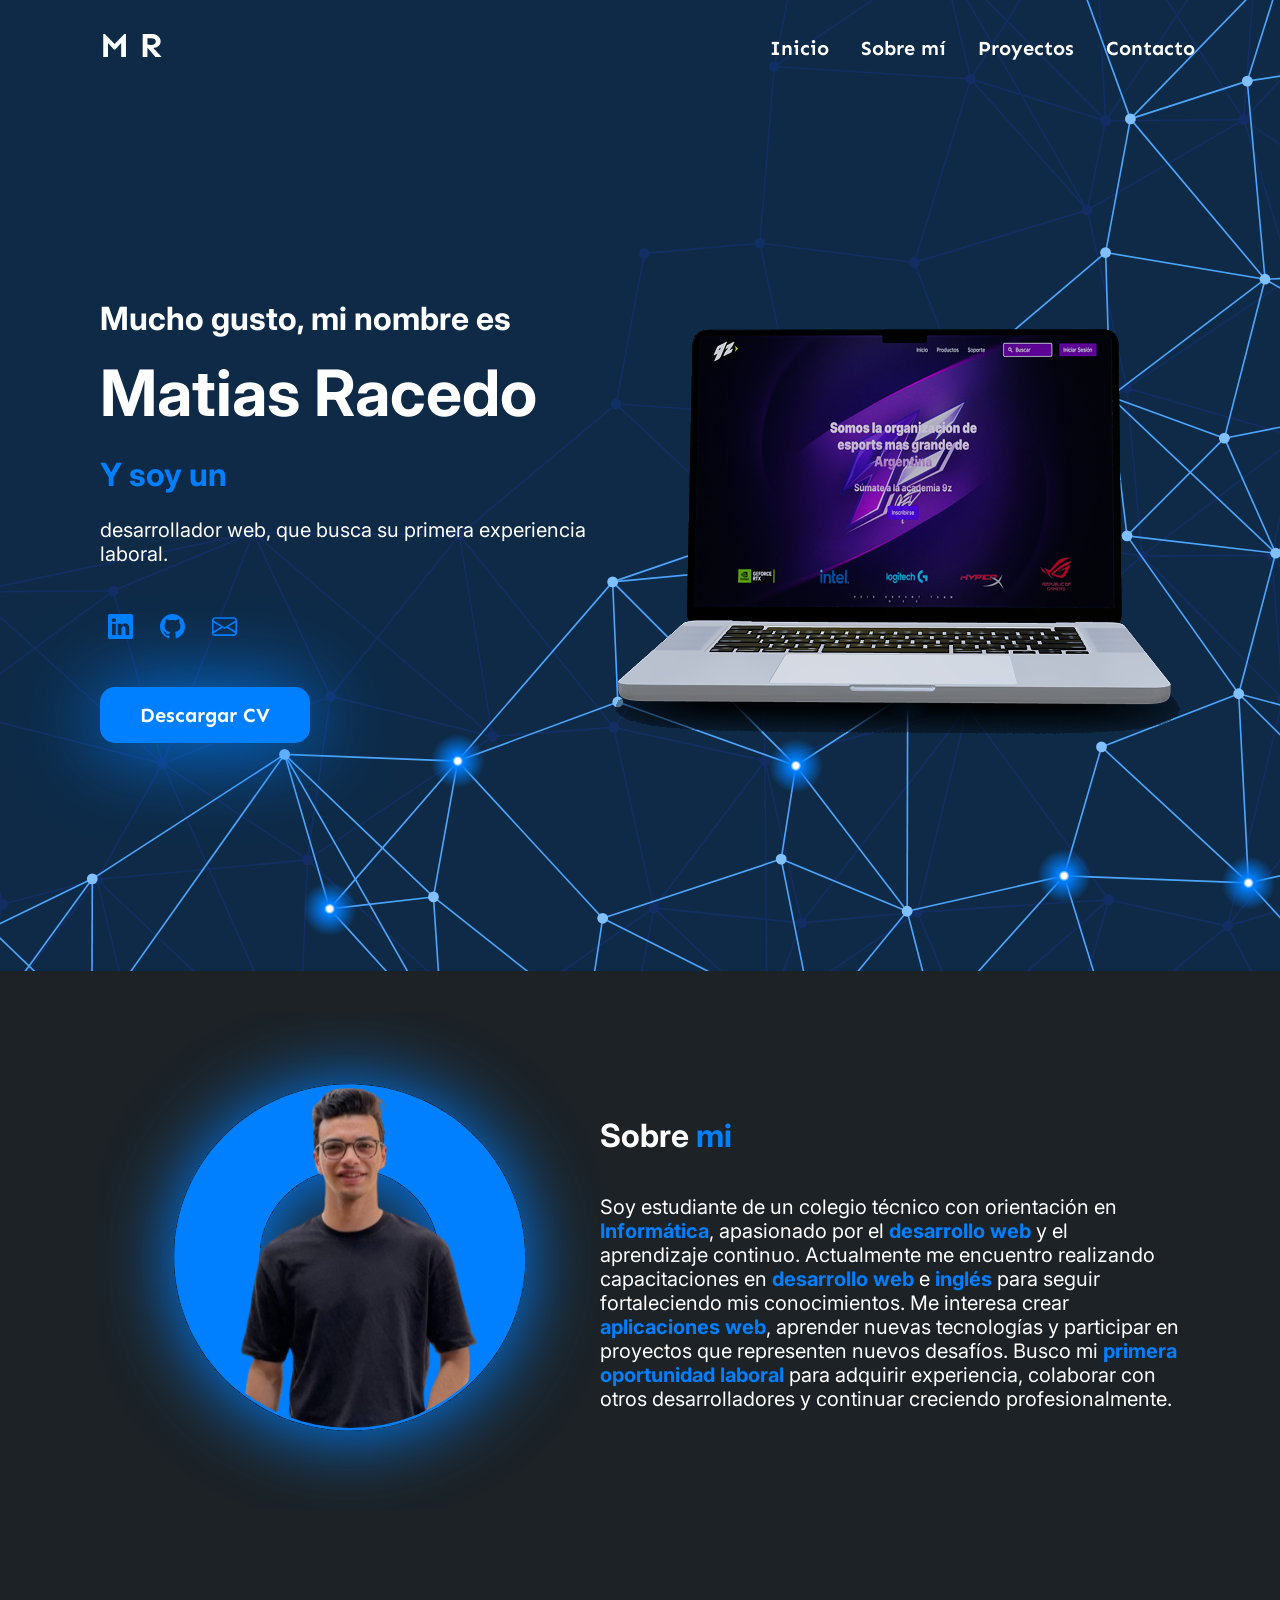
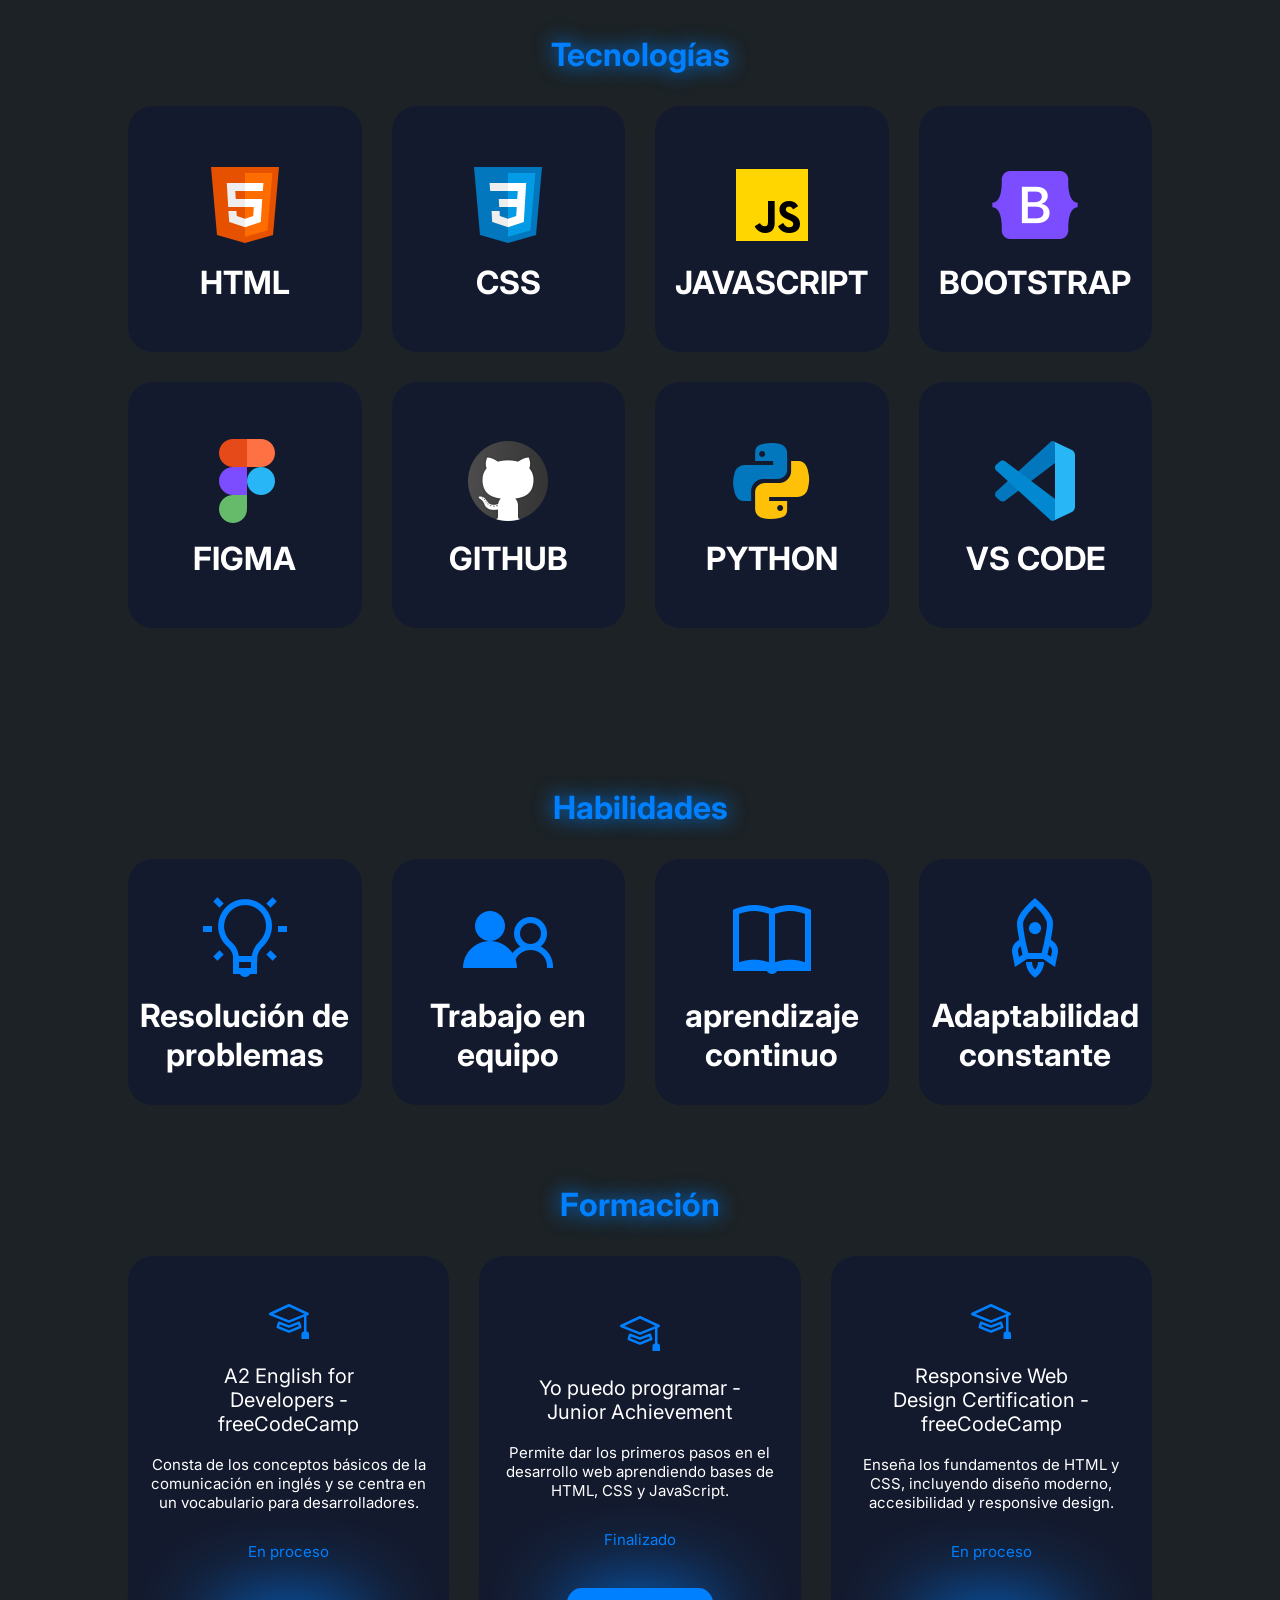
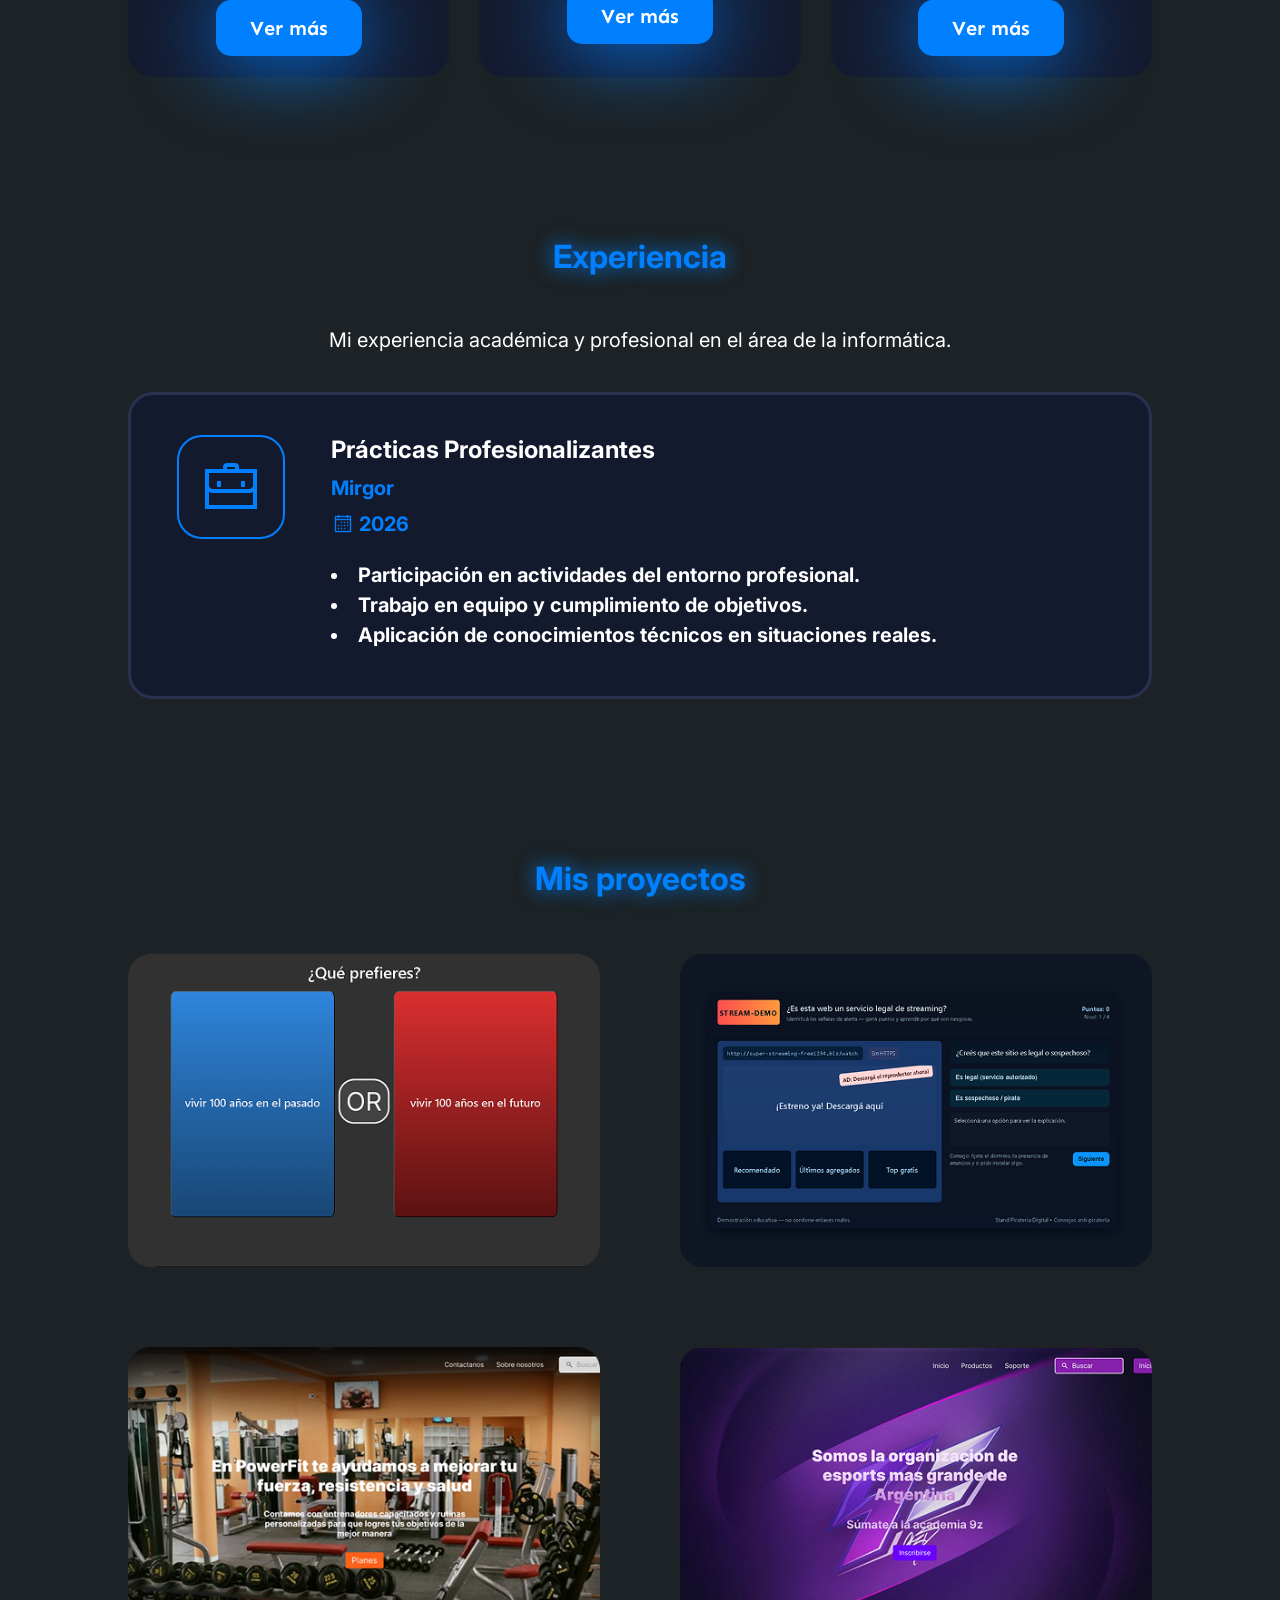
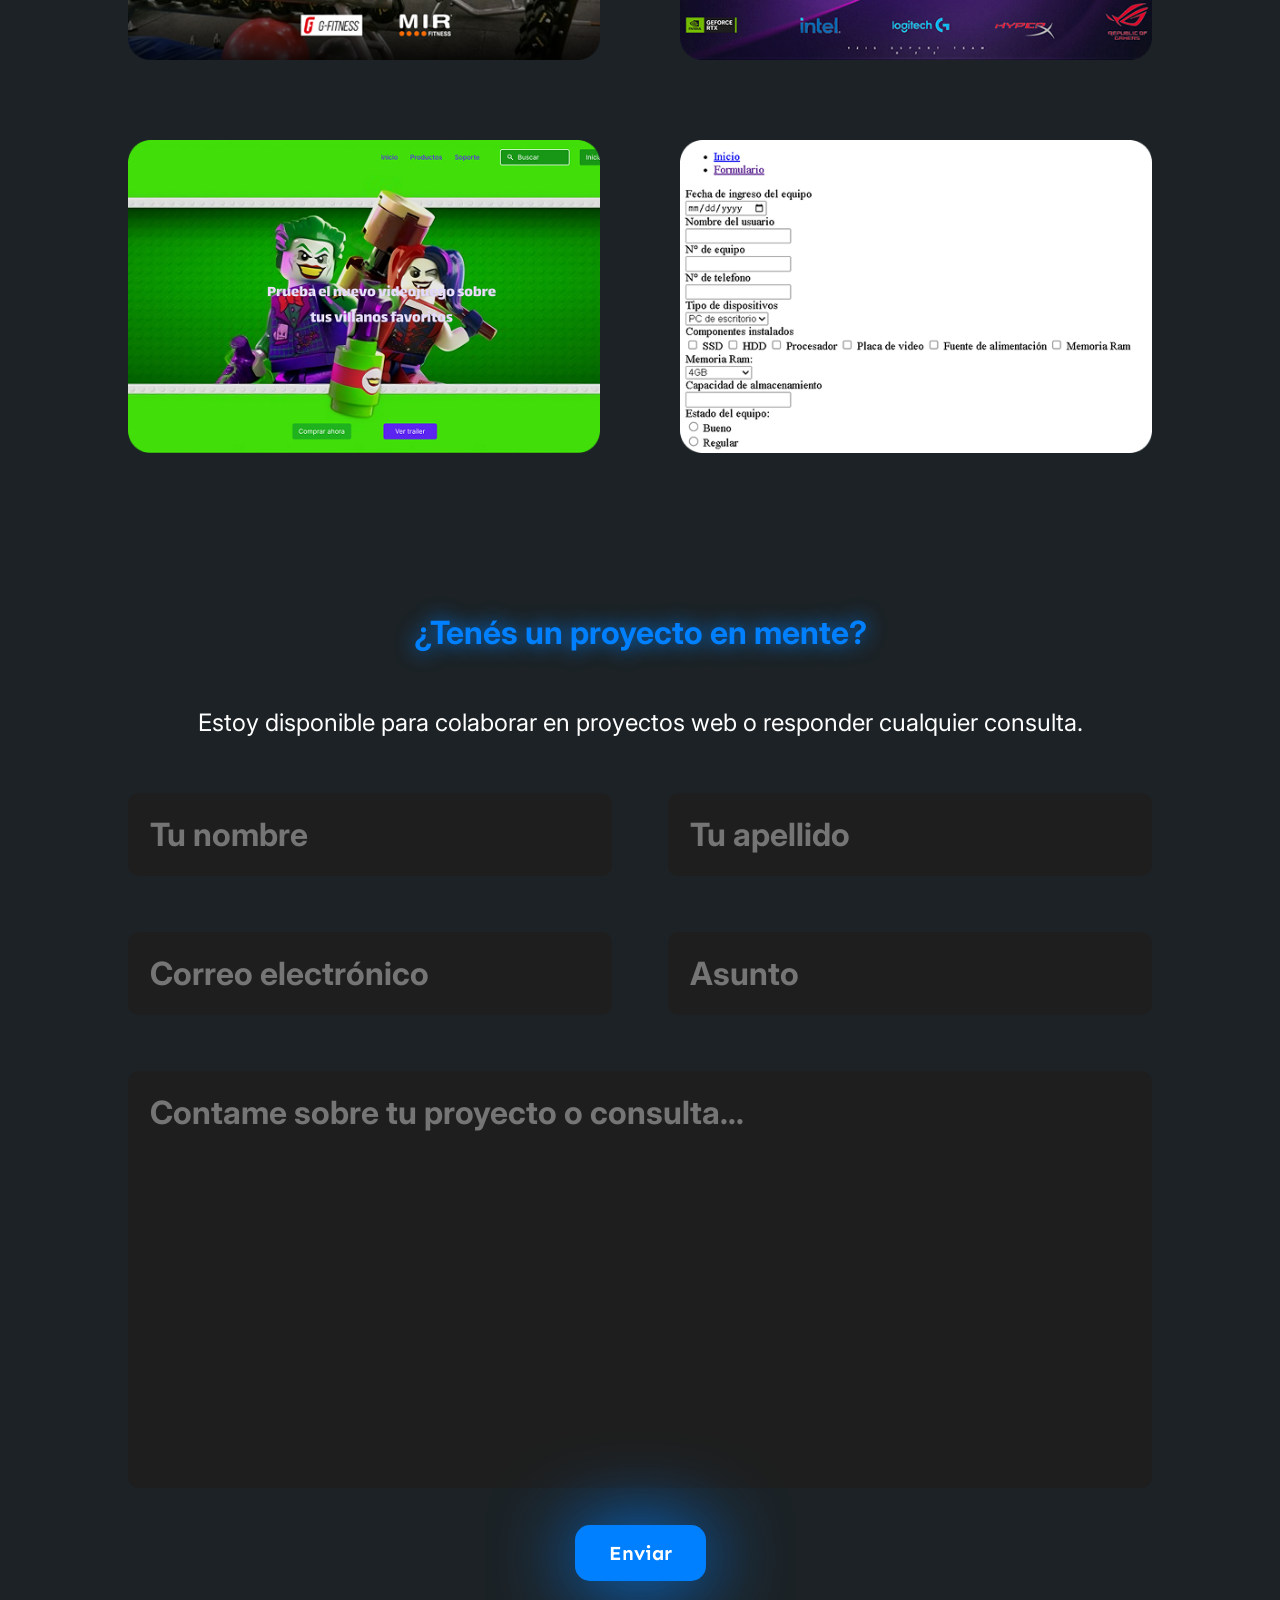
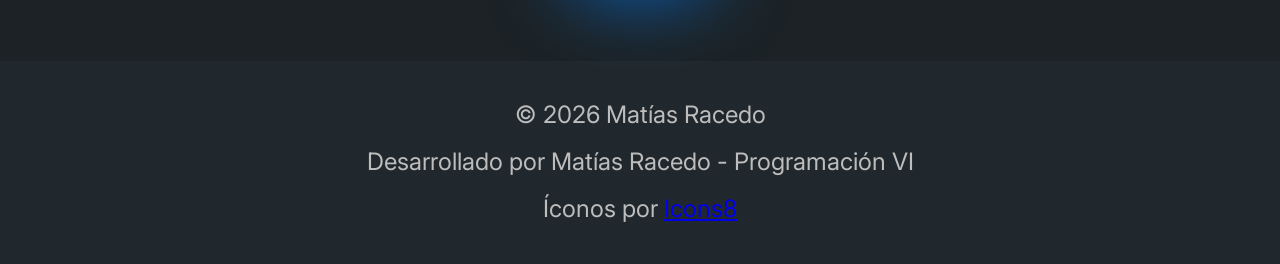
<file: index.html>
<!doctype html>
<html lang="en">
  <head>
    <meta charset="UTF-8" />
    <meta name="viewport" content="width=device-width, initial-scale=1.0" />
    <title>Mi portafolio web</title>
    <link rel="stylesheet" href="style.css">
    <link rel="preconnect" href="https://fonts.googleapis.com">
    <link rel="preconnect" href="https://fonts.gstatic.com" crossorigin>
    <link href="https://fonts.googleapis.com/css2?family=Sen:wght@400;500;700;800&display=swap" rel="stylesheet">
    <link href="https://fonts.googleapis.com/css2?family=Inter:wght@300;400;500;600;700&display=swap" rel="stylesheet">
  </head>
  <body>
    <div id="contenedor-inicial">
      <header>
        <!-- barra de navegación -->
        <nav>
          <a href="#" class="logo">
            <img src="img/logo.svg" alt="logo">
          </a>

          <ul>
            <li><a href="#inicio">Inicio</a></li>
            <li><a href="#sobre-mi">Sobre mí</a></li>
            <li><a href="#proyectos">Proyectos</a></li>
            <li><a href="#contacto">Contacto</a></li>
          </ul>
        </nav>
      </header>

      <main>
        <section id="inicio">
          <!-- Hero -->
           <div class="textos-inicio">
           <div id="inicio-contenido">
          <p id="inicio-saludo">Mucho gusto, mi nombre es</p>

          <h1>Matias Racedo</h1>

          <p id="incio-resaltado">Y soy un</p>

          <p id="inicio-descripcion">
            desarrollador web, que busca su primera experiencia laboral.
          </p>
          <div id="redes-sociales">
            <div class="contenedor-redes">
            <a href="https://www.linkedin.com/in/matias-racedo-9b951a428 ">
            <img src="img/linkedin.svg" alt="Linkedin" />
            </a>
            </div>
            <div class="contenedor-redes">
              <a href="https://github.com/Racedoo">
              <img src="img/github.svg" alt="Github" />
              </a>
            </div>
            <div class="contenedor-redes">
              <a href="mailto:matyracedo@gmail.com">
              <img src="img/email.svg" alt="Email" />
              </a>  
            </div>
          </div>
          <button id="boton-cv">
            <a href="archivos/CV_Matias_Racedo.pdf" download>Descargar CV</a>
          </button>
          </div>
          </div>
          <div id="inicio-imagen">
          <img src="img/mockup.png" alt="mockup">
          </div>
        </section>
    </div>

      <section id="sobre-mi">
        <!-- Sobre mí -->
          <div class="contenedor-foto">
            <img src="img/foto.svg" alt="Foto de Matias Racedo" />
          </div>
          <article class="informacion">
            <h2 class="sobre-mi-h2">Sobre <span>mi</span></h2>
            <p class="sobre-mi-p">
              Soy estudiante de un colegio técnico con orientación en
              <span>Informática</span>, apasionado por el
              <span>desarrollo web</span> y el aprendizaje continuo. Actualmente
              me encuentro realizando capacitaciones en
              <span>desarrollo web</span> e <span>inglés</span> para seguir
              fortaleciendo mis conocimientos. Me interesa crear
              <span>aplicaciones web</span>, aprender nuevas tecnologías y
              participar en proyectos que representen nuevos desafíos. Busco mi
              <span>primera oportunidad laboral</span> para adquirir
              experiencia, colaborar con otros desarrolladores y continuar
              creciendo profesionalmente.
            </p>
          </article>
      </section>

      <section id="tecnologias">
        <!-- Tecnologías -->
        <h2 class="tecnologias-h2">Tecnologías</h2>

        <div class="contenedor-tecnologias">
          <article class="tecnologia">
            <img class="tecnologia-icono" src="img/html.svg" alt="HTML" />
            <h3>HTML</h3>
          </article>

          <article class="tecnologia">
            <img class="tecnologia-icono" src="img/css.svg" alt="CSS" />
            <h3>CSS</h3>
          </article>

          <article class="tecnologia">
            <img class="tecnologia-icono" src="img/javascript.svg" alt="JavaScript" />
            <h3>JAVASCRIPT</h3>
          </article>

          <article class="tecnologia">
            <img class="tecnologia-icono" src="img/bootstrap.svg" alt="Bootstrap" />
            <h3>BOOTSTRAP</h3>
          </article>

          <article class="tecnologia">
            <img class="tecnologia-icono" src="img/figma.svg" alt="Figma" />
            <h3>FIGMA</h3>
          </article>

          <article class="tecnologia">
            <img class="tecnologia-icono" src="img/github-tecnologia.svg" alt="GitHub" />
            <h3>GITHUB</h3>
          </article>

          <article class="tecnologia">
            <img class="tecnologia-icono" src="img/python.svg" alt="Python" />
            <h3>PYTHON</h3>
          </article>

          <article class="tecnologia">
            <img class="tecnologia-icono" src="img/vscode.svg" alt="Visual Studio Code" />
            <h3>VS CODE</h3>
          </article>
        </div>
      </section>

      <section id="habilidades">
        <!-- Habilidades -->
        <h2 class="habilidades-h2">Habilidades</h2>
        <div class="contenedor-habilidades">
          <article class="habilidad">
            <img src="img/idea.svg" alt="Resolución de problemas" />
            <h3>Resolución de problemas</h3>
          </article>

          <article class="habilidad">
            <img src="img/equipo.svg" alt="Trabajo en equipo" />
            <h3>Trabajo en equipo</h3>
          </article>

          <article class="habilidad">
            <img src="img/aprendizaje.svg" alt="Aprendizaje continuo" />
            <h3>aprendizaje continuo</h3>
          </article>

          <article class="habilidad">
            <img src="img/adaptabilidad.svg" alt="Adaptabilidad constante" />
            <h3>Adaptabilidad constante</h3>
          </article>
        </div>
      </section>

      <section id="formacion">
        <!-- Formación -->
        <h2 class="formacion-h2">Formación</h2>

        <div class="contenedor-formacion">
          <article class="curso">
            <div class="curso-contenido">
            <img class="curso-icono" src="img/aprendizaje-icono.svg" alt="Icono de aprendizaje">

            <header>
              <h3 class="curso-h3">A2 English for Developers - freeCodeCamp</h3>
            </header>

            <p class="curso-descripcion">
              Consta de los conceptos básicos de la comunicación en inglés y se
              centra en un vocabulario para desarrolladores.
            </p>

            <p class="estado">En proceso</p>
            <a href="#" class="btn">Ver más</a>
            </div>
          </article>

          <article class="curso">
            <div class="curso-contenido">
            <img class="curso-icono" src="img/aprendizaje-icono.svg" alt="Icono de aprendizaje">

            <header>
              <h3 class="curso-h3">Yo puedo programar - Junior Achievement</h3>
            </header>

            <p class="curso-descripcion">
              Permite dar los primeros pasos en el desarrollo web aprendiendo
              bases de HTML, CSS y JavaScript.
            </p>

            <p class="estado">Finalizado</p>
            <a href="#" class="btn">Ver más</a>
            </div>
          </article>

          <article class="curso">
            <div class="curso-contenido">
            <img class="curso-icono" src="img/aprendizaje-icono.svg" alt="Icono de aprendizaje">

            <header>
              <h3 class="curso-h3">Responsive Web Design Certification - freeCodeCamp</h3>
            </header>

            <p class="curso-descripcion">
              Enseña los fundamentos de HTML y CSS, incluyendo diseño moderno,
              accesibilidad y responsive design.
            </p>

            <p class="estado">En proceso</p>

            <a href="#" class="btn">Ver más</a>
          </article>
          </div>
        </div>
      </section>

      <section id="experiencia">
        <!-- Experiencia -->
        <header class="experiencia-header">
          <h2 class="experiencia-h2">Experiencia</h2>
          <p class="experiencia-p">
            Mi experiencia académica y profesional en el área de la informática.
          </p>
        </header>

        <div class="contenedor-experiencia">
          <article class="experiencia-tarjeta">
            <div class="icono-trabajo">
              <img src="img/trabajo.svg" alt="Icono trabajo" />
            </div>

            <div class="contenido">
              <h3 class="experiencia-h3">Prácticas Profesionalizantes</h3>

              <p class="empresa">Mirgor</p>
              <div class="fecha">
                <img src="img/calendario.svg" alt="calendario">
                <p>2026</p>
              </div>

              <ul>
                <li>Participación en actividades del entorno profesional.</li>
                <li>Trabajo en equipo y cumplimiento de objetivos.</li>
                <li>
                  Aplicación de conocimientos técnicos en situaciones reales.
                </li>
              </ul>
            </div>
          </article>
        </div>
      </section>

      <section id="proyectos">
        <!-- Proyectos -->
        <h2 class="proyectos-h2">Mis proyectos</h2>

        <article class="contenedor-proyectos">
          <!-- proyecto 1 -->
          <div class="card">
          <img class="proyecto-img" src="img/Proyecto1.png" alt="proyecto">

          <div class="overlay">
            <h3>Desarrollo Web</h3>

            <p>
              “Qué prefieres” es un proyecto libre que realicé durante el
              programa "Yo Puedo Programar", en el que utilicé los
              conocimientos adquiridos sobre HTML, CSS y JavaScript.
            </p>

            <div class="overlay-iconos">
              <div>
              <a href="https://github.com/Racedoo/Que_prefieres_juego">
              <img id="github-blanco" src="img/github-blanco.svg" alt="GitHub">
              </a>
              </div>
              <div>
              <a href="https://racedoo.github.io/Que_prefieres_juego/">
              <img src="img/play-blanco.svg" alt="Ver proyecto">
              </a>
              </div>
              </a>
            </div>
          </div>
          </div>



          <!-- proyecto 2 -->

          <div class="card">
          <img class="proyecto-img" src="img/Proyecto2.png" alt="proyecto">

          <div class="overlay">
            <h3>Desarrollo Web</h3>

            <p>
              Un juego didactico hecho para un stand de Pirateria Digital. Para esta web se utilizó HTML, CSS y Javascript
            </p>

            <div class="overlay-iconos">
              <div>
              <a href="https://github.com/Racedoo/juego_stand_pirateria_digital">
              <img id="github-blanco" src="img/github-blanco.svg" alt="GitHub">
              </a>
              </div>
              <div>
              <a href="https://racedoo.github.io/juego_stand_pirateria_digital/">
              <img src="img/play-blanco.svg" alt="Ver proyecto">
              </a>
              </div>
              </a>
            </div>
          </div>
          </div>

          <!-- proyecto 3 -->

          <div class="card">
          <img class="proyecto-img" src="img/Proyecto3.png" alt="proyecto">

          <div class="overlay">
            <h3>Diseño Web</h3>

            <p>
              Un prototipo de pagina web sobre un gimnasio hecho durante la cursada del colegio técnico en Informatica. Hecho en Figma
            </p>

            <div class="overlay-iconos">
              <div>
              <a href="https://www.figma.com/design/gC2IK9qZggAhchGCmnAEk9/Pagina-web-Powerfit?t=imXVDghDP8kP78AX-1">
              <img id="figma-blanco" src="img/figma-blanco.svg" alt="Figma">
              </a>
              </div>
              <div>
              <a href="https://www.figma.com/proto/gC2IK9qZggAhchGCmnAEk9/Pagina-web-Powerfit?node-id=1-3&t=tN3K4Jt6dikwMymc-1&starting-point-node-id=1%3A3">
              <img src="img/play-blanco.svg" alt="Ver proyecto">
              </a>
              </div>
              </a>
            </div>
          </div>
          </div>

          <!-- proyecto 4 -->

          <div class="card">
          <img class="proyecto-img" src="img/Proyecto4.png" alt="proyecto">

          <div class="overlay">
            <h3>Diseño Web</h3>

            <p>
              Un prototipo de pagina web sobre una organización de Esports hecho con el fin de practicar en Figma
            </p>

            <div class="overlay-iconos">
              <div>
              <a href="https://www.figma.com/design/wHPJeqKapxurOv6kdaQlOk/9z-Pagina-Web?node-id=0-1&t=ubAbNHQUWKGpGHVQ-1">
              <img id="figma-blanco" src="img/figma-blanco.svg" alt="Figma">
              </a>
              </div>
              <div>
              <a href="https://www.figma.com/proto/wHPJeqKapxurOv6kdaQlOk/9z-Pagina-Web?node-id=0-1&t=ubAbNHQUWKGpGHVQ-1">
              <img src="img/play-blanco.svg" alt="Ver proyecto">
              </a>
              </div>
              </a>
            </div>
          </div>
          </div>

          <!-- proyecto 5 -->
          
          <div class="card">
          <img class="proyecto-img" src="img/Proyecto5.png" alt="proyecto">

          <div class="overlay">
            <h3>Diseño Web</h3>

            <p>
              Un prototipo de pagina web sobre el videojuego Lego DC Super-Villains hecho con el fin de practicar en Figma
            </p>

            <div class="overlay-iconos">
              <div>
              <a href="https://www.figma.com/design/FLxhOy7nP7QcUuhOTGhTq2/Lego-Pagina-Web?node-id=0-1&t=1xIYoktVehFI4n1b-1">
              <img id="figma-blanco" src="img/figma-blanco.svg" alt="Figma">
              </a>
              </div>
              <div>
              <a href="https://www.figma.com/proto/FLxhOy7nP7QcUuhOTGhTq2/Lego-Pagina-Web?node-id=0-1&t=1xIYoktVehFI4n1b-1">
              <img src="img/play-blanco.svg" alt="Ver proyecto">
              </a>
              </div>
              </a>
            </div>
          </div>
          </div>



          <!-- proyecto 6 -->

          <div class="card">
          <img class="proyecto-img" src="img/Proyecto6.png" alt="proyecto">

          <div class="overlay">
            <h3>Desarrollo Web</h3>

            <p>
              Un formulario de relevamiento de hardware hecho durante la cursada del Colegio Técnico en Informatica con HTML
            </p>

            <div class="overlay-iconos">
              <div>
              <a href="https://github.com/Racedoo/Relevamiento_de_hardware">
              <img id="github-blanco" src="img/github-blanco.svg" alt="GitHub">
              </a>
              </div>
              <div>
              <a href="https://racedoo.github.io/Relevamiento_de_hardware/">
              <img src="img/play-blanco.svg" alt="Ver proyecto">
              </a>
              </div>
              </a>
            </div>
          </div>
          </div>
        </article>
      </section>  
      <section id="contacto">
        <!-- Contacto -->
        <header class="contacto-header">
          <h2 class="contacto-h2">¿Tenés un proyecto en mente?</h2>
          <p class="contacto-p">
            Estoy disponible para colaborar en proyectos web o responder
            cualquier consulta.
          </p>
        </header>

        <form class="formulario">
          <div class="fila">
            <input type="text" placeholder="Tu nombre" required />
            <input type="text" placeholder="Tu apellido" required />
          </div>

          <div class="fila">
            <input type="email" placeholder="Correo electrónico" required />
            <input type="text" placeholder="Asunto" required />
          </div>


          <div>
            <textarea
              placeholder="Contame sobre tu proyecto o consulta..."
              required
            ></textarea>
          </div>
          <div class="boton-div">
          <button class="boton-formulario" type="submit">Enviar</button>
          </div>
        </form>
      </section>
    </main>

    <footer class="footer">
      <!-- Footer -->
      <footer>
        <p>© 2026 Matías Racedo</p>
        <br>
        <p>Desarrollado por Matías Racedo - Programación VI</p>
        <br>
        <p>
          Íconos por
          <a href="https://icons8.com" target="_blank">Icons8</a>
        </p>
      </footer>
    </footer>
  </body>
</html>
</file>
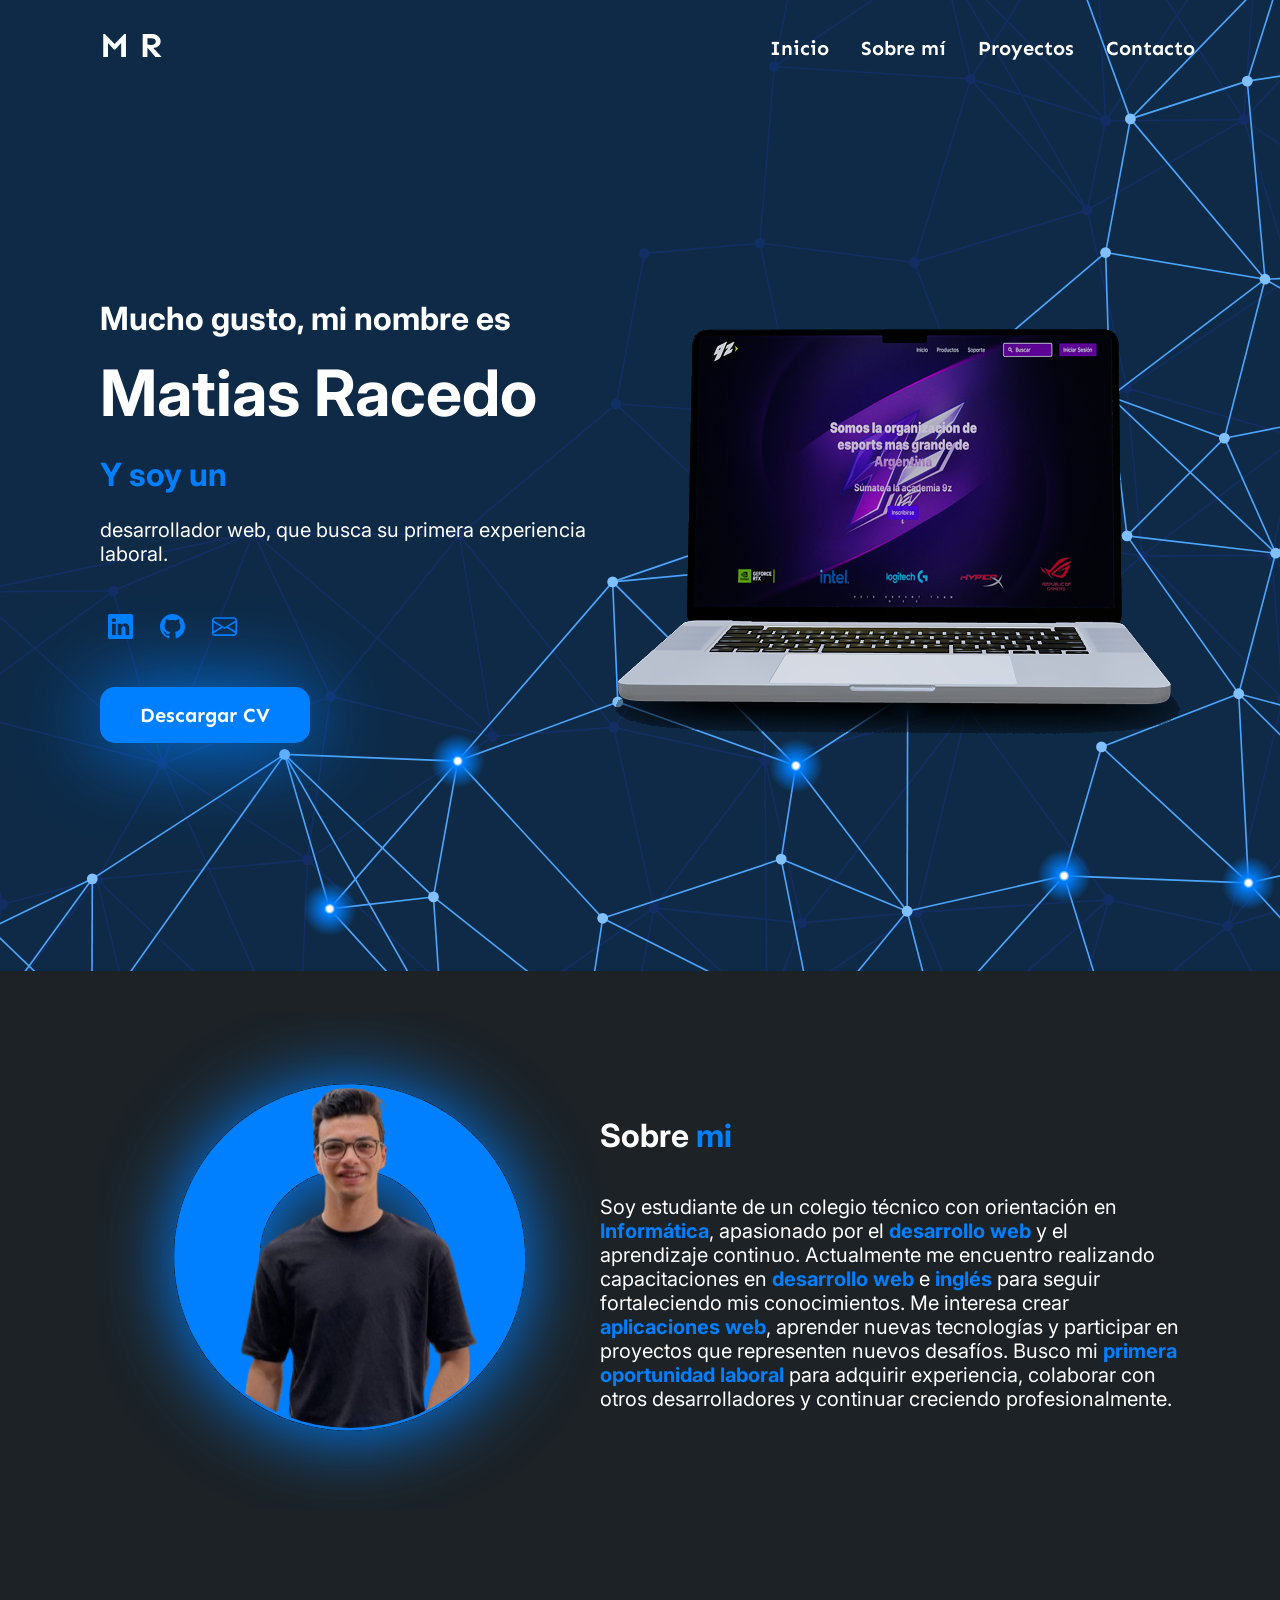
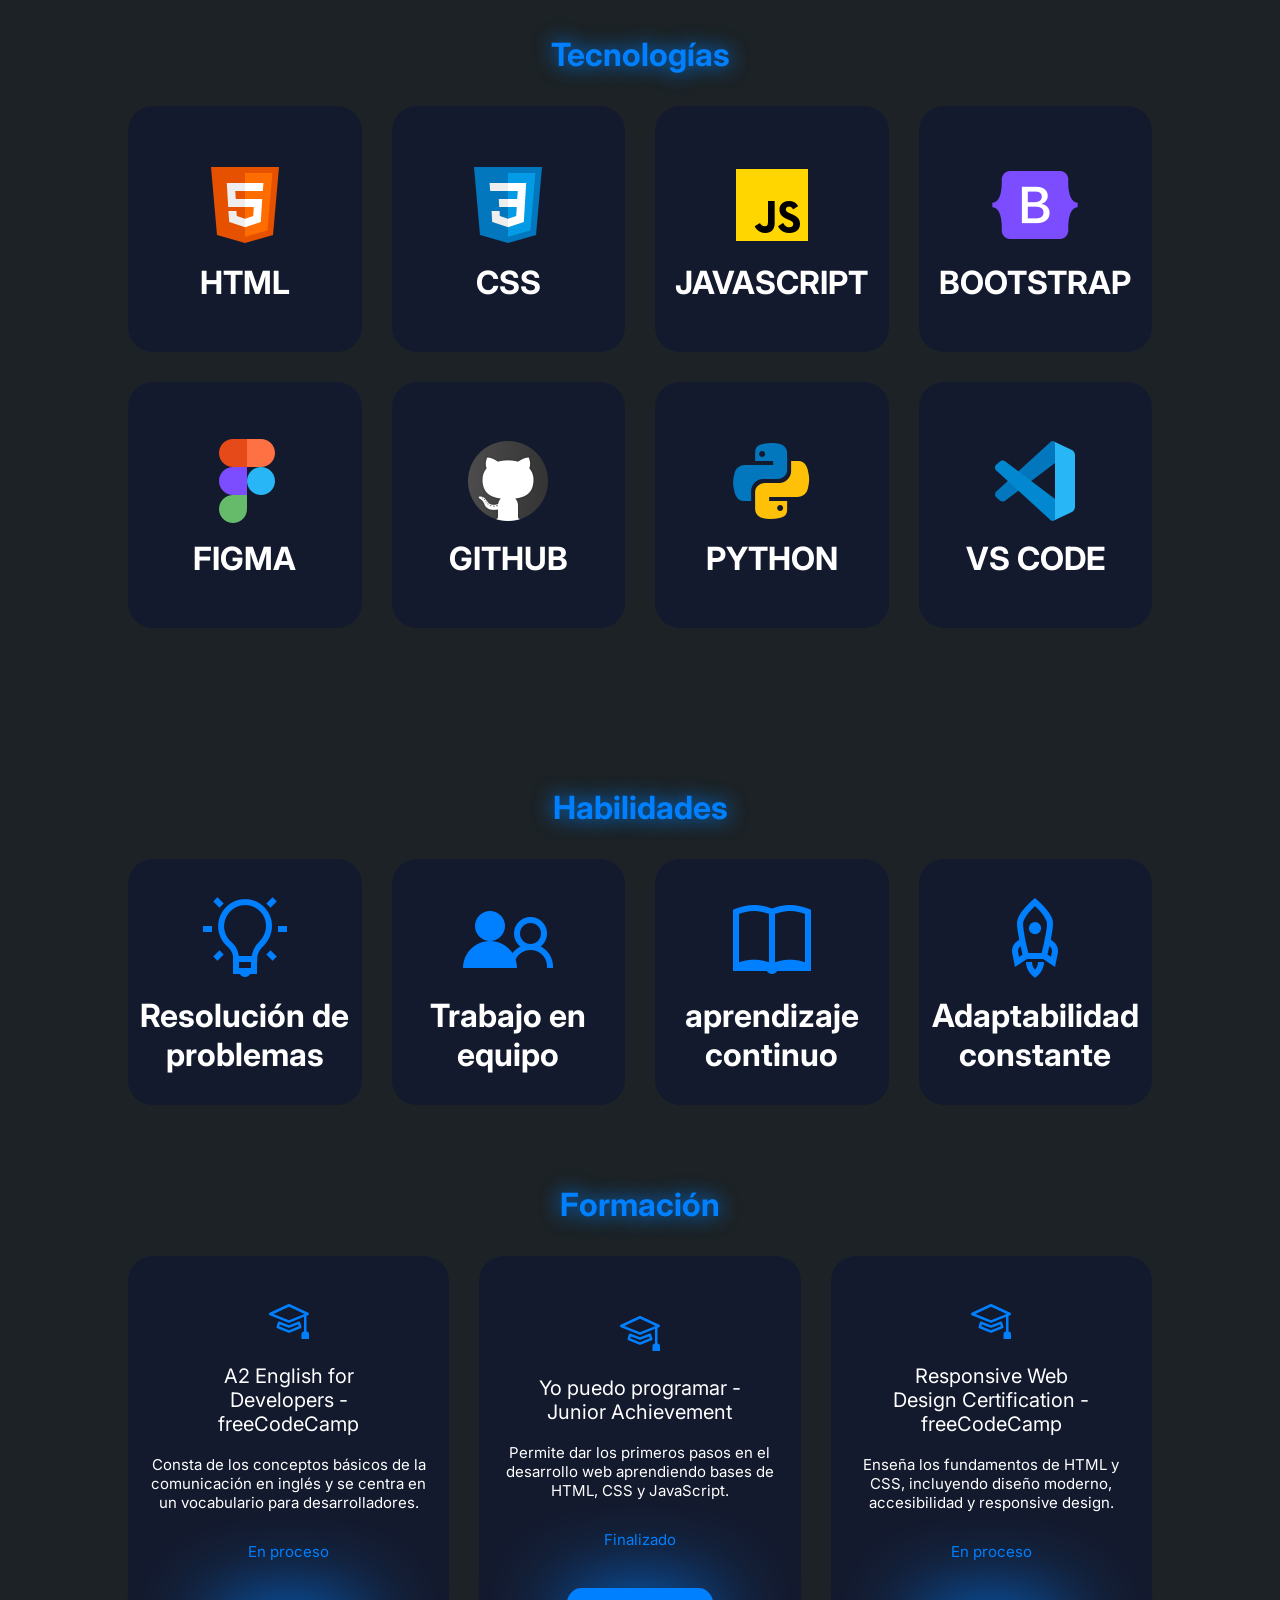
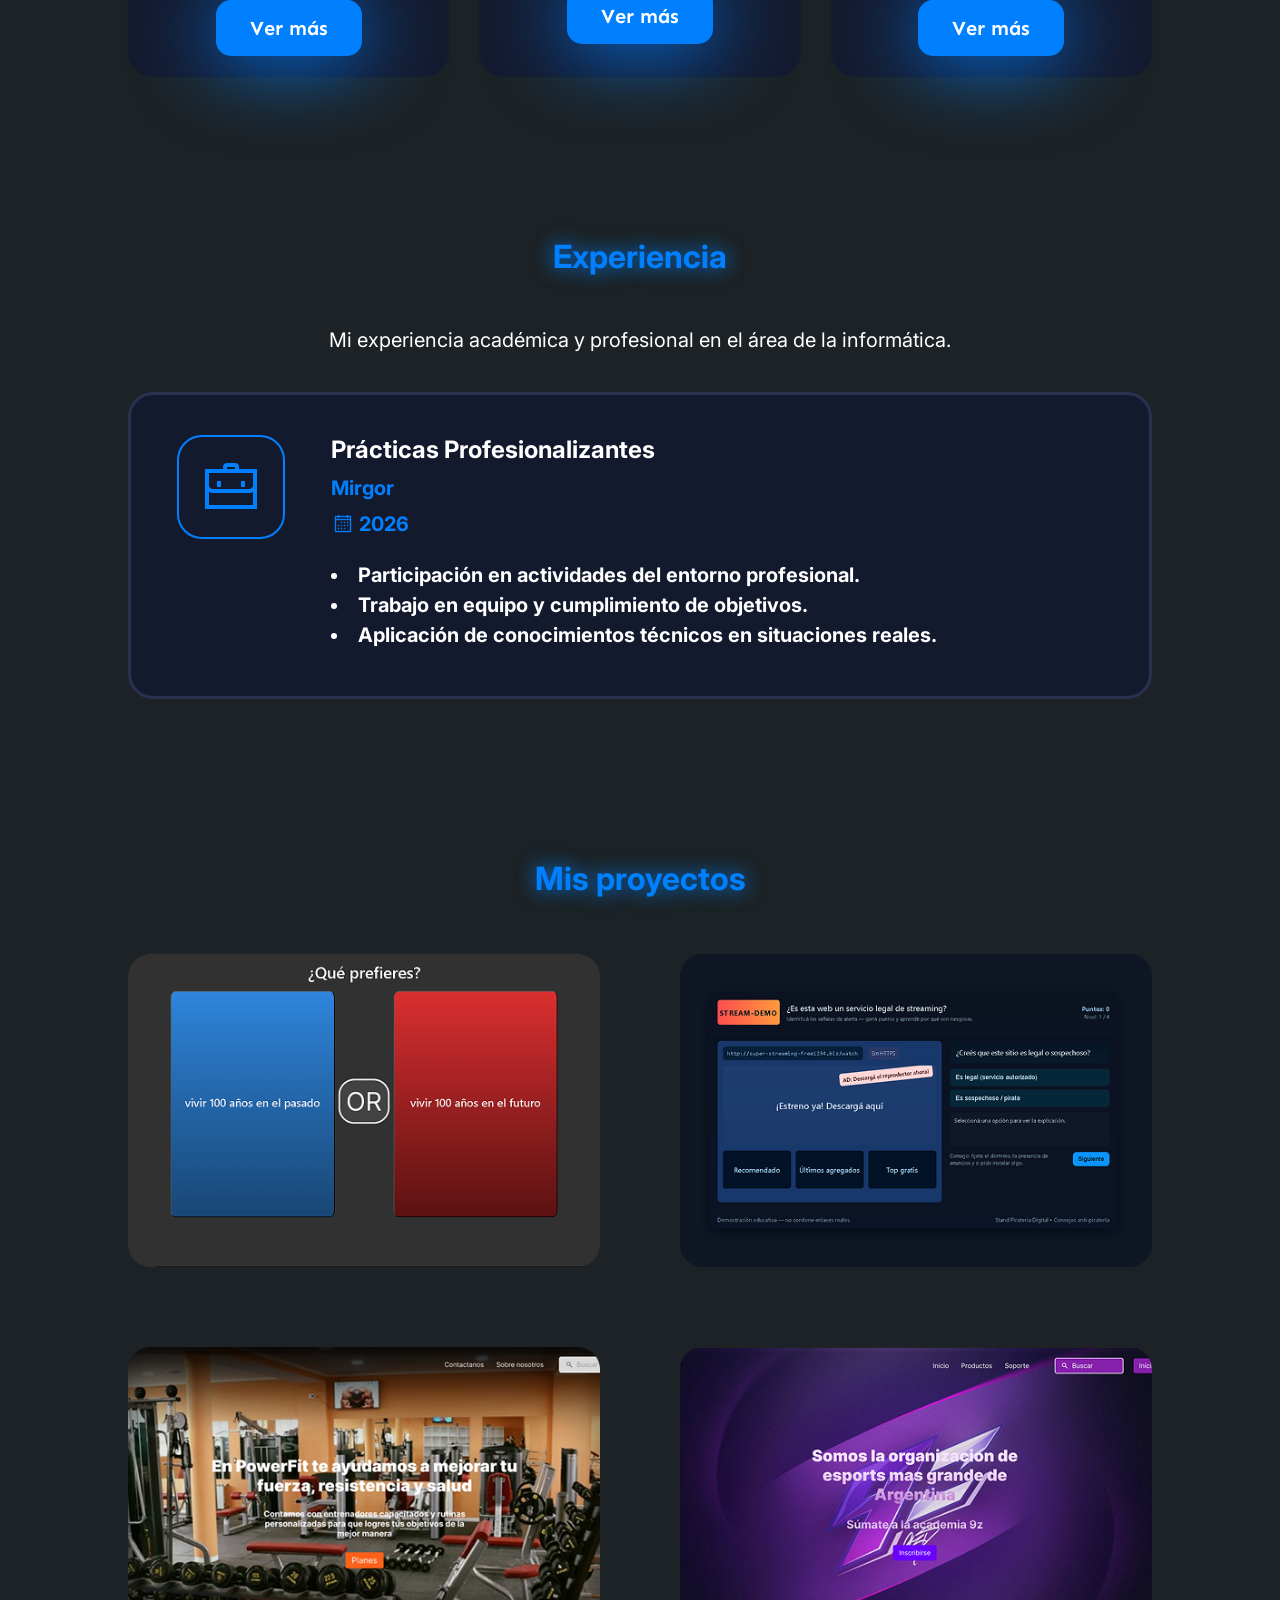
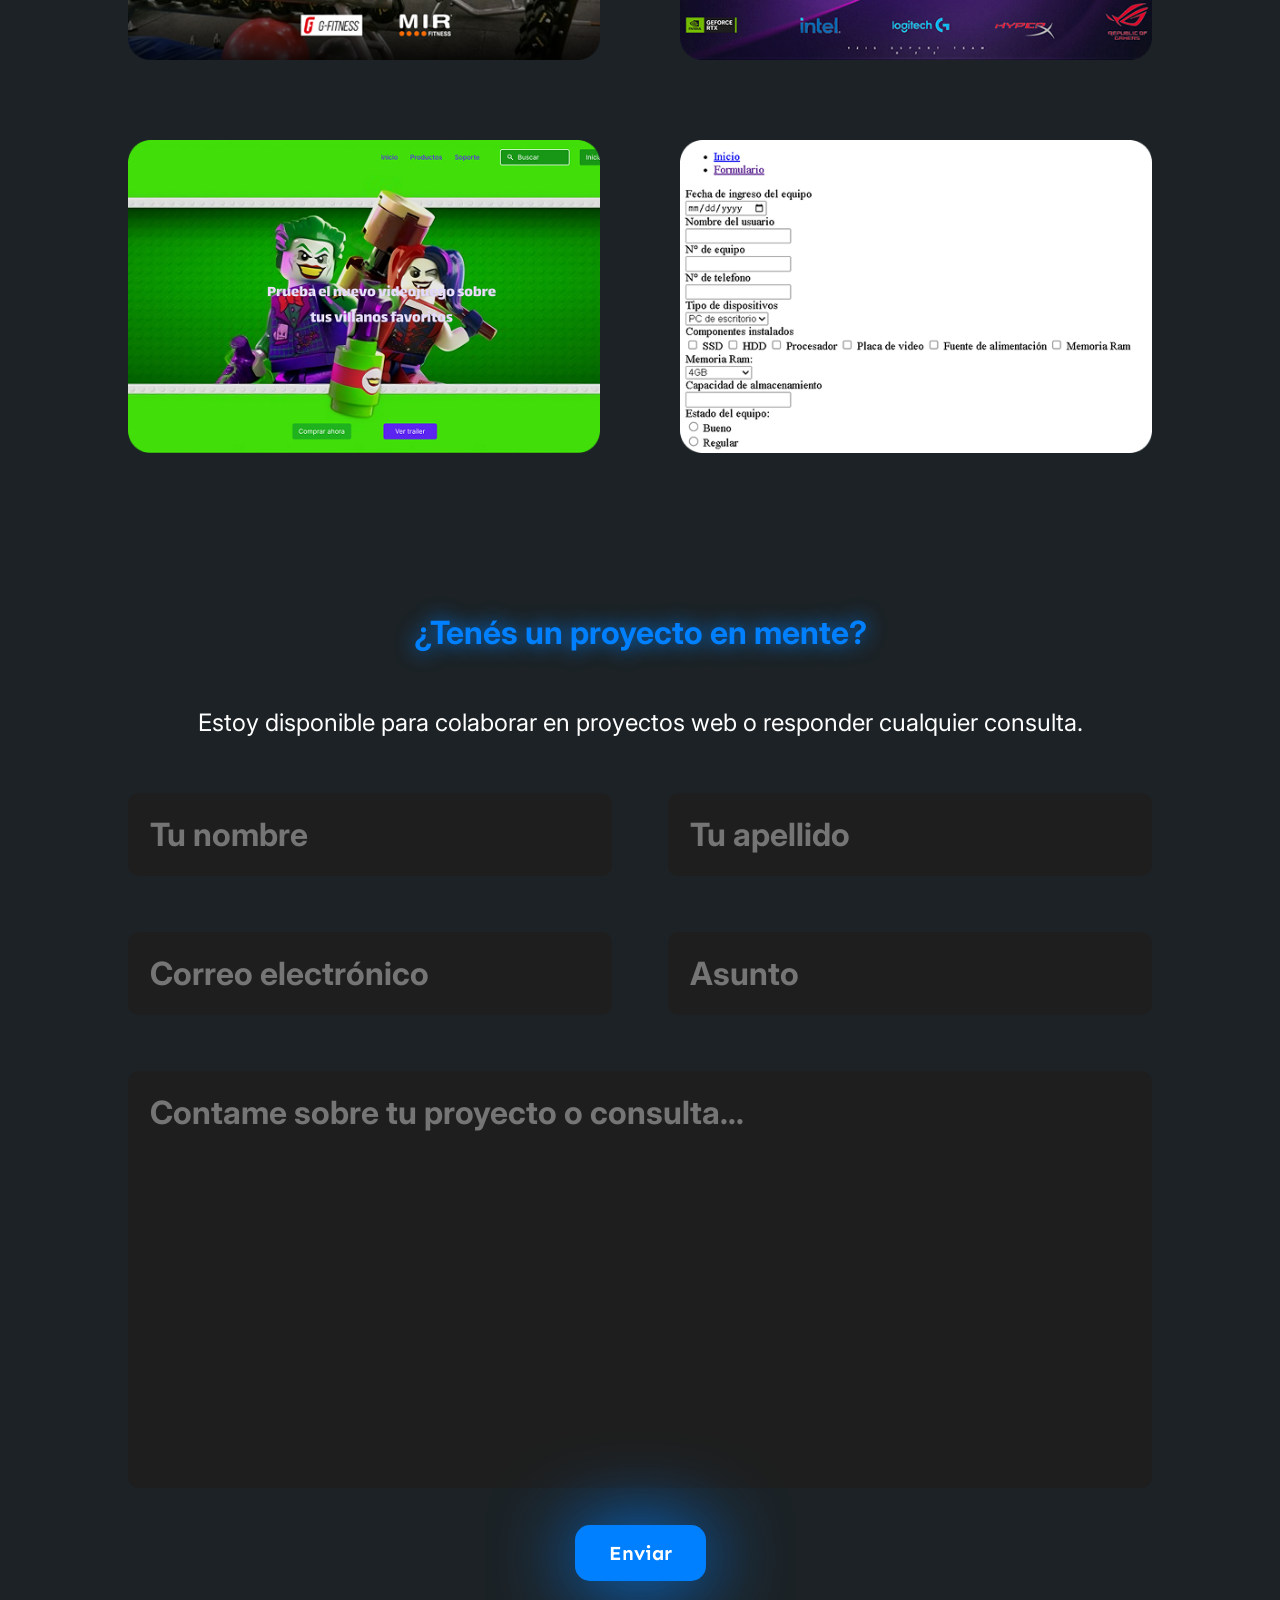
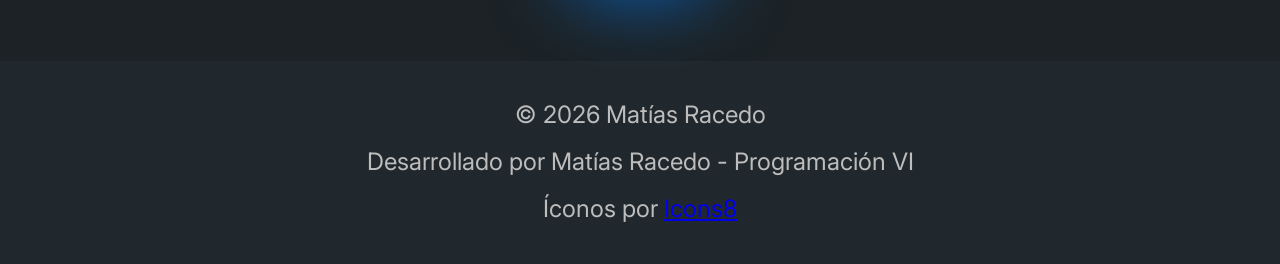
<file: public/index.html>
<!doctype html>
<html lang="en">
  <head>
    <meta charset="UTF-8" />
    <meta name="viewport" content="width=device-width, initial-scale=1.0" />
    <title>Mi portafolio web</title>
    <link rel="stylesheet" href="style.css">
    <link rel="preconnect" href="https://fonts.googleapis.com">
    <link rel="preconnect" href="https://fonts.gstatic.com" crossorigin>
    <link href="https://fonts.googleapis.com/css2?family=Sen:wght@400;500;700;800&display=swap" rel="stylesheet">
    <link href="https://fonts.googleapis.com/css2?family=Inter:wght@300;400;500;600;700&display=swap" rel="stylesheet">
  </head>
  <body>
    <div id="contenedor-inicial">
      <header>
        <!-- barra de navegación -->
        <nav>
          <a href="#" class="logo">
            <img src="img/logo.svg" alt="logo">
          </a>

          <ul>
            <li><a href="#inicio">Inicio</a></li>
            <li><a href="#sobre-mi">Sobre mí</a></li>
            <li><a href="#proyectos">Proyectos</a></li>
            <li><a href="#contacto">Contacto</a></li>
          </ul>
        </nav>
      </header>

      <main>
        <section id="inicio">
          <!-- Hero -->
           <div class="textos-inicio">
           <div id="inicio-contenido">
          <p id="inicio-saludo">Mucho gusto, mi nombre es</p>

          <h1>Matias Racedo</h1>

          <p id="incio-resaltado">Y soy un</p>

          <p id="inicio-descripcion">
            desarrollador web, que busca su primera experiencia laboral.
          </p>
          <div id="redes-sociales">
            <div class="contenedor-redes">
            <a href="https://www.linkedin.com/in/matias-racedo-9b951a428 ">
            <img src="img/linkedin.svg" alt="Linkedin" />
            </a>
            </div>
            <div class="contenedor-redes">
              <a href="https://github.com/Racedoo">
              <img src="img/github.svg" alt="Github" />
              </a>
            </div>
            <div class="contenedor-redes">
              <a href="mailto:matyracedo@gmail.com">
              <img src="img/email.svg" alt="Email" />
              </a>  
            </div>
          </div>
          <button id="boton-cv">
            <a href="archivos/CV_Matias_Racedo.pdf" download>Descargar CV</a>
          </button>
          </div>
          </div>
          <div id="inicio-imagen">
          <img src="img/mockup.png" alt="mockup">
          </div>
        </section>
    </div>

      <section id="sobre-mi">
        <!-- Sobre mí -->
          <div class="contenedor-foto">
            <img src="img/foto.svg" alt="Foto de Matias Racedo" />
          </div>
          <article class="informacion">
            <h2 class="sobre-mi-h2">Sobre <span>mi</span></h2>
            <p class="sobre-mi-p">
              Soy estudiante de un colegio técnico con orientación en
              <span>Informática</span>, apasionado por el
              <span>desarrollo web</span> y el aprendizaje continuo. Actualmente
              me encuentro realizando capacitaciones en
              <span>desarrollo web</span> e <span>inglés</span> para seguir
              fortaleciendo mis conocimientos. Me interesa crear
              <span>aplicaciones web</span>, aprender nuevas tecnologías y
              participar en proyectos que representen nuevos desafíos. Busco mi
              <span>primera oportunidad laboral</span> para adquirir
              experiencia, colaborar con otros desarrolladores y continuar
              creciendo profesionalmente.
            </p>
          </article>
      </section>

      <section id="tecnologias">
        <!-- Tecnologías -->
        <h2 class="tecnologias-h2">Tecnologías</h2>

        <div class="contenedor-tecnologias">
          <article class="tecnologia">
            <img class="tecnologia-icono" src="img/html.svg" alt="HTML" />
            <h3>HTML</h3>
          </article>

          <article class="tecnologia">
            <img class="tecnologia-icono" src="img/css.svg" alt="CSS" />
            <h3>CSS</h3>
          </article>

          <article class="tecnologia">
            <img class="tecnologia-icono" src="img/javascript.svg" alt="JavaScript" />
            <h3>JAVASCRIPT</h3>
          </article>

          <article class="tecnologia">
            <img class="tecnologia-icono" src="img/bootstrap.svg" alt="Bootstrap" />
            <h3>BOOTSTRAP</h3>
          </article>

          <article class="tecnologia">
            <img class="tecnologia-icono" src="img/figma.svg" alt="Figma" />
            <h3>FIGMA</h3>
          </article>

          <article class="tecnologia">
            <img class="tecnologia-icono" src="img/github-tecnologia.svg" alt="GitHub" />
            <h3>GITHUB</h3>
          </article>

          <article class="tecnologia">
            <img class="tecnologia-icono" src="img/python.svg" alt="Python" />
            <h3>PYTHON</h3>
          </article>

          <article class="tecnologia">
            <img class="tecnologia-icono" src="img/vscode.svg" alt="Visual Studio Code" />
            <h3>VS CODE</h3>
          </article>
        </div>
      </section>

      <section id="habilidades">
        <!-- Habilidades -->
        <h2 class="habilidades-h2">Habilidades</h2>
        <div class="contenedor-habilidades">
          <article class="habilidad">
            <img src="img/idea.svg" alt="Resolución de problemas" />
            <h3>Resolución de problemas</h3>
          </article>

          <article class="habilidad">
            <img src="img/equipo.svg" alt="Trabajo en equipo" />
            <h3>Trabajo en equipo</h3>
          </article>

          <article class="habilidad">
            <img src="img/aprendizaje.svg" alt="Aprendizaje continuo" />
            <h3>aprendizaje continuo</h3>
          </article>

          <article class="habilidad">
            <img src="img/adaptabilidad.svg" alt="Adaptabilidad constante" />
            <h3>Adaptabilidad constante</h3>
          </article>
        </div>
      </section>

      <section id="formacion">
        <!-- Formación -->
        <h2 class="formacion-h2">Formación</h2>

        <div class="contenedor-formacion">
          <article class="curso">
            <div class="curso-contenido">
            <img class="curso-icono" src="img/aprendizaje-icono.svg" alt="Icono de aprendizaje">

            <header>
              <h3 class="curso-h3">A2 English for Developers - freeCodeCamp</h3>
            </header>

            <p class="curso-descripcion">
              Consta de los conceptos básicos de la comunicación en inglés y se
              centra en un vocabulario para desarrolladores.
            </p>

            <p class="estado">En proceso</p>
            <a href="#" class="btn">Ver más</a>
            </div>
          </article>

          <article class="curso">
            <div class="curso-contenido">
            <img class="curso-icono" src="img/aprendizaje-icono.svg" alt="Icono de aprendizaje">

            <header>
              <h3 class="curso-h3">Yo puedo programar - Junior Achievement</h3>
            </header>

            <p class="curso-descripcion">
              Permite dar los primeros pasos en el desarrollo web aprendiendo
              bases de HTML, CSS y JavaScript.
            </p>

            <p class="estado">Finalizado</p>
            <a href="#" class="btn">Ver más</a>
            </div>
          </article>

          <article class="curso">
            <div class="curso-contenido">
            <img class="curso-icono" src="img/aprendizaje-icono.svg" alt="Icono de aprendizaje">

            <header>
              <h3 class="curso-h3">Responsive Web Design Certification - freeCodeCamp</h3>
            </header>

            <p class="curso-descripcion">
              Enseña los fundamentos de HTML y CSS, incluyendo diseño moderno,
              accesibilidad y responsive design.
            </p>

            <p class="estado">En proceso</p>

            <a href="#" class="btn">Ver más</a>
          </article>
          </div>
        </div>
      </section>

      <section id="experiencia">
        <!-- Experiencia -->
        <header class="experiencia-header">
          <h2 class="experiencia-h2">Experiencia</h2>
          <p class="experiencia-p">
            Mi experiencia académica y profesional en el área de la informática.
          </p>
        </header>

        <div class="contenedor-experiencia">
          <article class="experiencia-tarjeta">
            <div class="icono-trabajo">
              <img src="img/trabajo.svg" alt="Icono trabajo" />
            </div>

            <div class="contenido">
              <h3 class="experiencia-h3">Prácticas Profesionalizantes</h3>

              <p class="empresa">Mirgor</p>
              <div class="fecha">
                <img src="img/calendario.svg" alt="calendario">
                <p>2026</p>
              </div>

              <ul>
                <li>Participación en actividades del entorno profesional.</li>
                <li>Trabajo en equipo y cumplimiento de objetivos.</li>
                <li>
                  Aplicación de conocimientos técnicos en situaciones reales.
                </li>
              </ul>
            </div>
          </article>
        </div>
      </section>

      <section id="proyectos">
        <!-- Proyectos -->
        <h2 class="proyectos-h2">Mis proyectos</h2>

        <article class="contenedor-proyectos">
          <!-- proyecto 1 -->
          <div class="card">
          <img class="proyecto-img" src="img/Proyecto1.png" alt="proyecto">

          <div class="overlay">
            <h3>Desarrollo Web</h3>

            <p>
              “Qué prefieres” es un proyecto libre que realicé durante el
              programa "Yo Puedo Programar", en el que utilicé los
              conocimientos adquiridos sobre HTML, CSS y JavaScript.
            </p>

            <div class="overlay-iconos">
              <div>
              <a href="https://github.com/Racedoo/Que_prefieres_juego">
              <img id="github-blanco" src="img/github-blanco.svg" alt="GitHub">
              </a>
              </div>
              <div>
              <a href="https://racedoo.github.io/Que_prefieres_juego/">
              <img src="img/play-blanco.svg" alt="Ver proyecto">
              </a>
              </div>
              </a>
            </div>
          </div>
          </div>



          <!-- proyecto 2 -->

          <div class="card">
          <img class="proyecto-img" src="img/Proyecto2.png" alt="proyecto">

          <div class="overlay">
            <h3>Desarrollo Web</h3>

            <p>
              Un juego didactico hecho para un stand de Pirateria Digital. Para esta web se utilizó HTML, CSS y Javascript
            </p>

            <div class="overlay-iconos">
              <div>
              <a href="https://github.com/Racedoo/juego_stand_pirateria_digital">
              <img id="github-blanco" src="img/github-blanco.svg" alt="GitHub">
              </a>
              </div>
              <div>
              <a href="https://racedoo.github.io/juego_stand_pirateria_digital/">
              <img src="img/play-blanco.svg" alt="Ver proyecto">
              </a>
              </div>
              </a>
            </div>
          </div>
          </div>

          <!-- proyecto 3 -->

          <div class="card">
          <img class="proyecto-img" src="img/Proyecto3.png" alt="proyecto">

          <div class="overlay">
            <h3>Diseño Web</h3>

            <p>
              Un prototipo de pagina web sobre un gimnasio hecho durante la cursada del colegio técnico en Informatica. Hecho en Figma
            </p>

            <div class="overlay-iconos">
              <div>
              <a href="https://www.figma.com/design/gC2IK9qZggAhchGCmnAEk9/Pagina-web-Powerfit?t=imXVDghDP8kP78AX-1">
              <img id="figma-blanco" src="img/figma-blanco.svg" alt="Figma">
              </a>
              </div>
              <div>
              <a href="https://www.figma.com/proto/gC2IK9qZggAhchGCmnAEk9/Pagina-web-Powerfit?node-id=1-3&t=tN3K4Jt6dikwMymc-1&starting-point-node-id=1%3A3">
              <img src="img/play-blanco.svg" alt="Ver proyecto">
              </a>
              </div>
              </a>
            </div>
          </div>
          </div>

          <!-- proyecto 4 -->

          <div class="card">
          <img class="proyecto-img" src="img/Proyecto4.png" alt="proyecto">

          <div class="overlay">
            <h3>Diseño Web</h3>

            <p>
              Un prototipo de pagina web sobre una organización de Esports hecho con el fin de practicar en Figma
            </p>

            <div class="overlay-iconos">
              <div>
              <a href="https://www.figma.com/design/wHPJeqKapxurOv6kdaQlOk/9z-Pagina-Web?node-id=0-1&t=ubAbNHQUWKGpGHVQ-1">
              <img id="figma-blanco" src="img/figma-blanco.svg" alt="Figma">
              </a>
              </div>
              <div>
              <a href="https://www.figma.com/proto/wHPJeqKapxurOv6kdaQlOk/9z-Pagina-Web?node-id=0-1&t=ubAbNHQUWKGpGHVQ-1">
              <img src="img/play-blanco.svg" alt="Ver proyecto">
              </a>
              </div>
              </a>
            </div>
          </div>
          </div>

          <!-- proyecto 5 -->
          
          <div class="card">
          <img class="proyecto-img" src="img/Proyecto5.png" alt="proyecto">

          <div class="overlay">
            <h3>Diseño Web</h3>

            <p>
              Un prototipo de pagina web sobre el videojuego Lego DC Super-Villains hecho con el fin de practicar en Figma
            </p>

            <div class="overlay-iconos">
              <div>
              <a href="https://www.figma.com/design/FLxhOy7nP7QcUuhOTGhTq2/Lego-Pagina-Web?node-id=0-1&t=1xIYoktVehFI4n1b-1">
              <img id="figma-blanco" src="img/figma-blanco.svg" alt="Figma">
              </a>
              </div>
              <div>
              <a href="https://www.figma.com/proto/FLxhOy7nP7QcUuhOTGhTq2/Lego-Pagina-Web?node-id=0-1&t=1xIYoktVehFI4n1b-1">
              <img src="img/play-blanco.svg" alt="Ver proyecto">
              </a>
              </div>
              </a>
            </div>
          </div>
          </div>



          <!-- proyecto 6 -->

          <div class="card">
          <img class="proyecto-img" src="img/Proyecto6.png" alt="proyecto">

          <div class="overlay">
            <h3>Desarrollo Web</h3>

            <p>
              Un formulario de relevamiento de hardware hecho durante la cursada del Colegio Técnico en Informatica con HTML
            </p>

            <div class="overlay-iconos">
              <div>
              <a href="https://github.com/Racedoo/Relevamiento_de_hardware">
              <img id="github-blanco" src="img/github-blanco.svg" alt="GitHub">
              </a>
              </div>
              <div>
              <a href="https://racedoo.github.io/Relevamiento_de_hardware/">
              <img src="img/play-blanco.svg" alt="Ver proyecto">
              </a>
              </div>
              </a>
            </div>
          </div>
          </div>
        </article>
      </section>  
      <section id="contacto">
        <!-- Contacto -->
        <header class="contacto-header">
          <h2 class="contacto-h2">¿Tenés un proyecto en mente?</h2>
          <p class="contacto-p">
            Estoy disponible para colaborar en proyectos web o responder
            cualquier consulta.
          </p>
        </header>

        <form id="formRegistro" class="formulario">
          <div class="fila">
            <input type="text" id="nombre" placeholder="Tu nombre" required />
            <input type="text" id="apellido" placeholder="Tu apellido" required />
          </div>

          <div class="fila">
            <input type="email" id="email" placeholder="Correo electrónico" required />
            <input type="text" id="asunto" placeholder="Asunto" required />
          </div>


          <div>
            <textarea
              id="mensaje" placeholder="Contame sobre tu proyecto o consulta..."
              required
            ></textarea>
          </div>
          <div class="boton-div">
          <button class="boton-formulario" type="submit">Enviar</button>
          </div>
        </form>
      </section>
    </main>

    <footer class="footer">
      <!-- Footer -->
      <footer>
        <p>© 2026 Matías Racedo</p>
        <br>
        <p>Desarrollado por Matías Racedo - Programación VI</p>
        <br>
        <p>
          Íconos por
          <a href="https://icons8.com" target="_blank">Icons8</a>
        </p>
      </footer>
    </footer>
    <script src="script.js"></script>
    
  </body>
</html>
</file>
<file: style.css>
* {
  margin: 0;
  padding: 0;
  box-sizing: border-box;
}

body {
  margin: 0;
  background-color: #1c2226;
}

#contenedor-inicial {
  background-image: url(img/fondo.svg);
  background-repeat: no-repeat;
  background-position: right top;
  background-size: cover;
  background-color: transparent;
}

nav {
  display: flex;
  justify-content: space-between;
  align-items: center;
  padding-top: 24px;
  padding-left: 100px;
  margin: 0;
}

nav ul {
  display: flex;
  gap: 2rem;
  list-style: none;
  margin-right: 85px;
  padding: 0;
}

nav a {
  text-decoration: none;
  color: white;
  font-family: "Sen", sans-serif;
  font-size: 20px;
  font-weight: bold;
  padding: 0;
}

nav a:hover {
  transition: 300ms ease-out;
  color: #0080ff;
}

#inicio-saludo {
  color: white;
  font-family: "Inter", sans-serif;
  font-size: 32px;
  font-weight: bold;
  margin-bottom: 16px;
}

h1 {
  color: white;
  font-family: "Inter", sans-serif;
  font-size: 64px;
  font-weight: bold;
  margin-bottom: 24px;
}

#incio-resaltado {
  color: #007fff;
  font-family: "Inter", sans-serif;
  font-size: 32px;
  font-weight: bold;
  margin-bottom: 24px;
}

#inicio-descripcion {
  color: white;
  font-family: "Inter", sans-serif;
  font-size: 20px;
  font-weight: normal;
  margin-bottom: 40px;
}

#redes-sociales {
  display: flex;
  margin-bottom: 40px;
  gap: 11px;
}

.contenedor-redes {
  display: flex;
  justify-content: center;
  border: 3px solid transparent;
  cursor: pointer;
  padding: 5px;
}

.contenedor-redes:hover {
  border-color: #0080ff;
  border-radius: 50%;
  box-shadow: 0 0 20px rgba(0, 128, 255, 0.4);
}

.contenedor-redes a {
  font-size: 0%;
}

#boton-cv {
  background-color: #0080ff;
  padding-left: 40px;
  padding-right: 40px;
  padding-top: 16px;
  padding-bottom: 16px;
  border: 0;
  border-radius: 15px;
  box-shadow: 0 4px 82px #0080ff;
  cursor: pointer;
}

#boton-cv:hover {
  transition: 300ms ease-out;
  background-color: #000000;
}

#boton-cv a {
  text-decoration: none;
  color: white;
  font-family: "Sen", sans-serif;
  font-size: 20px;
  font-weight: bold;
}

#inicio {
  display: flex;
  align-items: center;
  justify-content: space-between;
  padding-left: 100px;
  min-height: 100vh;
}

#inicio-imagen img {
  margin-right: 85px;
}

#sobre-mi {
  width: 100%;
  padding: 40px 100px;
  display: flex;
  justify-content: space-between;
  background-color: #1c2226;
}

.contenedor-foto {
  width: 100%;
  margin: 0;
  padding: 0;
}

.contenedor-foto img {
  width: 500px;
  height: 500px;
}

.informacion {
  display: flex;
  flex-direction: column;
  justify-content: center;
  align-items: start;
}

span {
  color: #007fff;
  font-weight: bold;
}

.sobre-mi-h2 {
  color: white;
  font-family: "Inter", sans-serif;
  font-size: 32px;
  font-weight: bold;
  margin-bottom: 40px;
}

.sobre-mi-p {
  color: white;
  font-family: "Inter", sans-serif;
  font-size: 20px;
  font-weight: normal;
}

#tecnologias {
  display: flex;
  flex-direction: column;
  justify-content: center;
  align-items: center;
  background-color: #1c2226;
  padding: 80px 0;
}

.tecnologias-h2 {
  color: #0080ff;
  text-shadow: 0 0 20px #0080ff;
  font-family: "Inter", sans-serif;
  font-size: 32px;
  font-weight: bold;
  margin-bottom: 32px;
}

.contenedor-tecnologias {
  display: grid;
  grid-template-columns: repeat(4, 1fr);
  gap: 30px;
  width: 80%;
}

.contenedor-tecnologias h3 {
  color: white;
  font-family: "Inter", sans-serif;
  font-size: 32px;
  font-weight: bold;
}

.tecnologia {
  display: flex;
  flex-direction: column;
  align-items: center;
  background-color: #141a2e;
  gap: 10px;
  height: 246px;
  border-radius: 25px;
  border: 2px solid #2a3150;
  box-sizing: border-box;
  justify-content: center;
  border: 3px solid transparent;
}

.tecnologia:hover {
  box-shadow: 0 4px 42px #0080ff;
  border: 3px solid #007fff;
  transition: 300ms ease-out;
}

/* seccion habilidades */

#habilidades {
  display: flex;
  flex-direction: column;
  justify-content: center;
  align-items: center;
  background-color: #1c2226;
}

.habilidades-h2 {
  color: #0080ff;
  text-shadow: 0 0 20px #0080ff;
  font-family: "Inter", sans-serif;
  font-size: 32px;
  font-weight: bold;
  margin-bottom: 32px;
  margin-top: 80px;
}

.habilidad {
  display: flex;
  flex-direction: column;
  align-items: center;
  background-color: #141a2e;
  gap: 10px;
  height: 246px;
  border-radius: 25px;
  border: 2px solid #2a3150;
  box-sizing: border-box;
  justify-content: center;
  border: 3px solid transparent;
}

.habilidad:hover {
  box-shadow: 0 4px 42px #0080ff;
  border: 3px solid #007fff;
  transition: 300ms ease-out;
}

.contenedor-habilidades {
  display: grid;
  grid-template-columns: repeat(4, 1fr);
  gap: 30px;
  width: 80%;
  margin: 0 auto;
}

.contenedor-habilidades h3 {
  color: white;
  font-family: "Inter", sans-serif;
  font-size: 32px;
  font-weight: bold;
  text-align: center;
}

/* seccion formación */

.formacion-h2 {
  color: #0080ff;
  text-shadow: 0 0 20px #0080ff;
  font-family: "Inter", sans-serif;
  font-size: 32px;
  font-weight: bold;
  padding-bottom: 32px;
}

.curso {
  display: grid;
  flex-direction: column;
  justify-content: center;
  align-items: center;
  background-color: #141a2e;
  height: auto;
  border-radius: 25px;
  justify-content: start;
  height: auto;
  text-align: center;
  border: 3px solid transparent;
}

.curso-contenido {
  display: flex;
  flex-direction: column;
  justify-content: center;
  align-items: center;
  gap: 10px;
  width: 100%;
}

.curso:hover {
  box-shadow: 0 4px 42px #0080ff;
  border: 3px solid #007fff;
  transition: 300ms ease-out;
}

#formacion {
  padding-top: 80px;
  display: flex;
  flex-direction: column;
  justify-content: center;
  align-items: center;
  background-color: #1c2226;
  padding: 80px 0;
  width: 80%;
  margin: 0 auto;
}

.contenedor-formacion {
  display: grid;
  grid-template-columns: repeat(3, 1fr);
  gap: 30px;
  margin: 0 auto;
}

.curso-icono {
  padding-top: 40px;
  padding-bottom: 15px;
}

.curso-h3 {
  color: white;
  font-family: "Inter", sans-serif;
  font-size: 20px;
  font-weight: normal;
  padding-left: 48px;
  padding-right: 48px;
  padding-bottom: 9px;
}

.curso-descripcion {
  color: white;
  font-family: "Inter", sans-serif;
  font-size: 15px;
  font-weight: normal;
  padding-left: 20px;
  padding-right: 20px;
  padding-bottom: 20px;
}

.estado {
  color: #0080ff;
  font-family: "Inter", sans-serif;
  font-size: 15px;
  font-weight: normal;
  padding-bottom: 29px;
}

.btn {
  text-decoration: none;
  color: white;
  font-family: "Sen", sans-serif;
  font-size: 20px;
  font-weight: bold;
  background-color: #0080ff;
  padding-left: 34px;
  padding-right: 34px;
  padding-top: 16px;
  padding-bottom: 16px;
  border: 0;
  border-radius: 15px;
  box-shadow: 0 4px 82px #0080ff;
  margin-bottom: 18px;
}

.btn:hover {
  transition: 300ms ease-out;
  background-color: #000000;
}

/* seccion experiencia */

.experiencia-h2 {
  color: #0080ff;
  text-shadow: 0 0 20px #0080ff;
  font-family: "Inter", sans-serif;
  font-size: 32px;
  font-weight: bold;
  margin-bottom: 32px;
}

#experiencia {
  display: flex;
  flex-direction: column;
  justify-content: center;
  align-items: center;
  background-color: #1c2226;
  padding: 80px 0;
}

.experiencia-p {
  color: white;
  font-family: "Inter", sans-serif;
  font-size: 20px;
  font-weight: normal;
  text-align: center;
  margin-top: 20px;
  margin-bottom: 40px;
}

.contenedor-experiencia {
  width: 80%;
  margin: 0 auto;
}

.experiencia-tarjeta:hover {
  box-shadow: 0 4px 42px #0080ff;
  border: 3px solid #007fff;
  transition: 300ms ease-out;
}

.experiencia-tarjeta {
  background-color: #141a2e;
  border: 3px solid transparent;
  display: flex;
  flex-direction: row;
}

.experiencia-header {
  display: flex;
  flex-direction: column;
  justify-content: center;
  align-items: center;
}

.icono-trabajo {
  padding: 20px;
  height: 104px;
  border: 2px solid #007fff;
  border-radius: 25px;
  box-sizing: border-box;
  margin-left: 46px;
  margin-right: 46px;
  margin-top: 40px;
}

.contenido {
  margin-top: 40px;
}

.experiencia-h3 {
  color: white;
  font-family: "Inter", sans-serif;
  font-size: 24px;
  font-weight: bold;
  margin-bottom: 12px;
}

.empresa {
  color: #007fff;
  font-family: "Inter", sans-serif;
  font-size: 20px;
  font-weight: bold;
  margin-bottom: 12px;
}

.fecha {
  display: flex;
  align-items: center;
}

.fecha p {
  color: #007fff;
  font-family: "Inter", sans-serif;
  font-size: 20px;
  font-weight: bold;
  margin-left: 4px;
}

.experiencia-tarjeta {
  border-radius: 25px;
  border: 3px solid #2a3150;
  box-sizing: border-box;
}

.experiencia-tarjeta ul {
  margin-top: 24px;
  margin-bottom: 46px;
  list-style-position: inside;
}

.experiencia-tarjeta ul > li {
  color: white;
  line-height: 1.5;
  font-family: "Inter", sans-serif;
  font-size: 20px;
  font-weight: bold;
}

/* seccion proyectos */

.proyectos-h2 {
  color: #0080ff;
  text-shadow: 0 0 20px #0080ff;
  font-family: "Inter", sans-serif;
  font-size: 32px;
  font-weight: bold;
}

#proyectos {
  display: flex;
  flex-direction: column;
  justify-content: center;
  align-items: center;
  background-color: #1c2226;
  padding: 80px 0;
}

.contenedor-proyectos {
  display: grid;
  grid-template-columns: repeat(2, 1fr);
  gap: 80px;
  margin: 0 auto;
  width: 80%;
}

.proyecto-destacado {
  height: 345px;
  border-radius: 25px;
}

.contenedor-proyectos {
  padding-top: 56px;
}

.card {
  position: relative;
  width: 100%;
  display: flex;
  flex-direction: column;
}

.proyecto-img {
  width: 100%;
  display: block;
}

/* TEXTO OCULTO */
.overlay {
  position: absolute;
  inset: 0;

  display: flex;
  flex-direction: column;
  justify-content: center;
  align-items: center;

  border-radius: 25px;
  background: rgba(0, 77, 153, 0.83);

  opacity: 0;
  transition: 0.3s;
}

.card:hover .overlay {
  opacity: 1;
}

.overlay h3 {
  color: white;
  font-family: "Inter", sans-serif;
  font-size: 32px;
  font-weight: bold;
  padding-bottom: 32px;
}

.overlay p {
  color: white;
  font-family: "Inter", sans-serif;
  font-size: 15px;
  font-weight: normal;
  padding-left: 32px;
  padding-right: 32px;
  line-height: 120%;
  text-align: center;
}

.overlay-iconos {
  display: flex;
  gap: 30px;
  padding-top: 40px;
}

#github-blanco {
  width: 48px;
  height: 48px;
}

#figma-blanco {
  width: 48px;
  height: 48px;
}

/* seccion contacto */

#contacto {
  display: flex;
  flex-direction: column;
  justify-content: center;
  align-items: center;
  background-color: #1c2226;
  padding: 80px 0;
  width: 80%;
  margin: 0 auto;
}

.contacto-h2 {
  color: #0080ff;
  text-shadow: 0 0 20px #0080ff;
  font-family: "Inter", sans-serif;
  font-size: 32px;
  font-weight: bold;
  text-align: center;
}

.contacto-p {
  color: white;
  font-family: "Inter", sans-serif;
  font-size: 24px;
  font-weight: normal;
  margin-top: 56px;
  margin-bottom: 56px;
  text-align: center;
}

input {
  border-radius: 10px;
  padding-left: 20px;
  padding-bottom: 20px;
  padding-top: 20px;
  width: 100%;
  background-color: #1e1e1e;
  border: 0;
  margin-bottom: 56px;
  font-family: "Inter", sans-serif;
  font-size: 32px;
  font-weight: bold;
  color: rgba(255, 255, 255, 0.5);
  display: flex;
  justify-content: center;
  border: 2px solid transparent;
}

input:hover {
  box-shadow: 0 4px 42px #0080ff;
  border: 2px solid #007fff;
  transition: 300ms ease-out;
}

input:focus {
  box-shadow: 0 4px 42px #0080ff;
  border: 2px solid #0080ff;
  outline: none;
}

::placeholder {
  font-family: "Inter", sans-serif;
  font-size: 32px;
  font-weight: bold;
  text-align: rgba(255, 255, 255, 0.5);
}

textarea {
  border-radius: 10px;
  padding-left: 20px;
  padding-right: 20px;
  padding-bottom: 20px;
  padding-top: 20px;
  width: 100%;
  background-color: #1e1e1e;
  border: 0;
  height: 417px;
  border: 2px solid transparent;
  font-family: "Inter", sans-serif;
  font-size: 32px;
  font-weight: bold;
  color: rgba(255, 255, 255, 0.5);
  resize: none;
}

textarea:hover {
  box-shadow: 0 4px 42px #0080ff;
  border: 2px solid #007fff;
  transition: 300ms ease-out;
}

textarea:focus {
  border: 2px solid #0080ff;
  outline: none;
}

.fila {
  display: grid;
  grid-template-columns: repeat(2, 1fr);
  gap: 56px;
}

.boton-formulario {
  text-decoration: none;
  color: white;
  font-family: "Sen", sans-serif;
  font-size: 20px;
  font-weight: bold;
  background-color: #0080ff;
  padding-left: 34px;
  padding-right: 34px;
  padding-top: 16px;
  padding-bottom: 16px;
  border: 0;
  border-radius: 15px;
  box-shadow: 0 4px 82px #0080ff;
  display: flex;
  justify-content: center;
  align-items: center;
  text-align: center;
  cursor: pointer;
}

.boton-formulario:hover {
  transition: 300ms ease-out;
  background-color: #000000;
}

.boton-div {
  display: flex;
  justify-content: center;
  align-items: center;
  margin-top: 33px;
}

.footer {
  background-color: #21282d;
  padding-top: 40px;
  padding-bottom: 40px;
  width: 100%;
}

.footer p {
  color: #bdbdbd;
  text-align: center;
  font-family: "Inter", sans-serif;
  font-size: 24px;
  font-weight: normal;
  line-height: 120%;
}

@media (max-width: 1024px) {
  #inicio {
    background-size: 60%;
    flex-direction: column;
    text-align: center;
    padding: 40px 20px;
    justify-content: start;
    gap: 100px;
  }

  #inicio-imagen img {
    margin: 0;
  }

  #redes-sociales {
    justify-content: center;
  }

  /* sobre mi */

  #sobre-mi {
    flex-direction: column;
    align-items: center;
    height: auto;
    padding: 80px 20px;
    gap: 40px;
  }

  .contenedor-foto,
  .contenedor-foto img {
    width: 280px;
    height: 280px;
  }

  .informacion {
    align-items: center;
    text-align: center;
  }

  .sobre-mi-p {
    padding: 0;
  }

  /* tecnologias */

  .contenedor-tecnologias {
    grid-template-columns: repeat(2, 1fr);
  }

  /* habilidades */

  .contenedor-habilidades {
    grid-template-columns: repeat(2, 1fr);
  }

  /* formación */

  .contenedor-formacion {
    grid-template-columns: 1fr;
  }

  /* proyectos */

  .overlay h3 {
    font-size: 16px;
    padding-bottom: 12px;
  }

  .overlay p {
    font-size: 12px;
  }

  .overlay-iconos {
    padding-top: 16px;
  }
}

@media (max-width: 768px) {
  #inicio {
    background-size: 90%;
    background-position: center top;

    flex-direction: column;
    text-align: center;
    padding: 40px 20px;
    gap: 50px;
  }

  #inicio-contenido {
    display: flex;
    flex-direction: column;
    align-items: center;
  }

  #inicio-imagen img {
    width: 100%;
    max-width: 380px;
    margin: 0;
  }

  nav {
    flex-direction: column;
    gap: 25px;
    padding-left: 20px;
  }

  nav ul {
    margin: 0;
    flex-wrap: wrap;
    justify-content: center;
  }

  /* sobre mi */

  #sobre-mi {
    flex-direction: column;
    align-items: center;
    height: auto;
    padding: 80px 20px;
    gap: 40px;
  }

  .contenedor-foto,
  .contenedor-foto img {
    width: 280px;
    height: 280px;
  }

  .informacion {
    align-items: center;
    text-align: center;
  }

  .sobre-mi-p {
    padding: 0;
  }

  /* tecnologias */

  .contenedor-tecnologias {
    grid-template-columns: 1fr;
  }

  /* habilidades */
  .contenedor-habilidades {
    grid-template-columns: 1fr;
  }

  /* formacion */

  .contenedor-formacion {
    grid-template-columns: 1fr;
  }

  /* experiencia */

  .experiencia-tarjeta {
    flex-direction: column;
    align-items: center;
    text-align: center;
  }

  .icono-trabajo {
    margin: 30px 0;
  }

  .contenido {
    margin: 0 20px 30px;
  }

  .experiencia-p {
    padding: 0 20px;
  }

  .fecha {
    justify-content: center;
  }

  /* proyectos */
  .contenedor-proyectos {
    grid-template-columns: 1fr;
  }

  /* contacto */

  .fila {
    padding-left: 12px;
    gap: 12px;
  }

  input {
    font-size: 16px;
    padding-left: 8pxS;
  }

  input::placeholder {
    font-size: 16px;
  }

  textarea {
    font-size: 16px;
    height: 200px;
  }

  textarea::placeholder {
    font-size: 16px;
  }

  /* footer */
  .footer p {
    font-size: 12px;
  }
}
</file>
<file: public/style.css>
* {
  margin: 0;
  padding: 0;
  box-sizing: border-box;
}

body {
  margin: 0;
  background-color: #1c2226;
}

#contenedor-inicial {
  background-image: url(img/fondo.svg);
  background-repeat: no-repeat;
  background-position: right top;
  background-size: cover;
  background-color: transparent;
}

nav {
  display: flex;
  justify-content: space-between;
  align-items: center;
  padding-top: 24px;
  padding-left: 100px;
  margin: 0;
}

nav ul {
  display: flex;
  gap: 2rem;
  list-style: none;
  margin-right: 85px;
  padding: 0;
}

nav a {
  text-decoration: none;
  color: white;
  font-family: "Sen", sans-serif;
  font-size: 20px;
  font-weight: bold;
  padding: 0;
}

nav a:hover {
  transition: 300ms ease-out;
  color: #0080ff;
}

#inicio-saludo {
  color: white;
  font-family: "Inter", sans-serif;
  font-size: 32px;
  font-weight: bold;
  margin-bottom: 16px;
}

h1 {
  color: white;
  font-family: "Inter", sans-serif;
  font-size: 64px;
  font-weight: bold;
  margin-bottom: 24px;
}

#incio-resaltado {
  color: #007fff;
  font-family: "Inter", sans-serif;
  font-size: 32px;
  font-weight: bold;
  margin-bottom: 24px;
}

#inicio-descripcion {
  color: white;
  font-family: "Inter", sans-serif;
  font-size: 20px;
  font-weight: normal;
  margin-bottom: 40px;
}

#redes-sociales {
  display: flex;
  margin-bottom: 40px;
  gap: 11px;
}

.contenedor-redes {
  display: flex;
  justify-content: center;
  border: 3px solid transparent;
  cursor: pointer;
  padding: 5px;
}

.contenedor-redes:hover {
  border-color: #0080ff;
  border-radius: 50%;
  box-shadow: 0 0 20px rgba(0, 128, 255, 0.4);
}

.contenedor-redes a {
  font-size: 0%;
}

#boton-cv {
  background-color: #0080ff;
  padding-left: 40px;
  padding-right: 40px;
  padding-top: 16px;
  padding-bottom: 16px;
  border: 0;
  border-radius: 15px;
  box-shadow: 0 4px 82px #0080ff;
  cursor: pointer;
}

#boton-cv:hover {
  transition: 300ms ease-out;
  background-color: #000000;
}

#boton-cv a {
  text-decoration: none;
  color: white;
  font-family: "Sen", sans-serif;
  font-size: 20px;
  font-weight: bold;
}

#inicio {
  display: flex;
  align-items: center;
  justify-content: space-between;
  padding-left: 100px;
  min-height: 100vh;
}

#inicio-imagen img {
  margin-right: 85px;
}

#sobre-mi {
  width: 100%;
  padding: 40px 100px;
  display: flex;
  justify-content: space-between;
  background-color: #1c2226;
}

.contenedor-foto {
  width: 100%;
  margin: 0;
  padding: 0;
}

.contenedor-foto img {
  width: 500px;
  height: 500px;
}

.informacion {
  display: flex;
  flex-direction: column;
  justify-content: center;
  align-items: start;
}

span {
  color: #007fff;
  font-weight: bold;
}

.sobre-mi-h2 {
  color: white;
  font-family: "Inter", sans-serif;
  font-size: 32px;
  font-weight: bold;
  margin-bottom: 40px;
}

.sobre-mi-p {
  color: white;
  font-family: "Inter", sans-serif;
  font-size: 20px;
  font-weight: normal;
}

#tecnologias {
  display: flex;
  flex-direction: column;
  justify-content: center;
  align-items: center;
  background-color: #1c2226;
  padding: 80px 0;
}

.tecnologias-h2 {
  color: #0080ff;
  text-shadow: 0 0 20px #0080ff;
  font-family: "Inter", sans-serif;
  font-size: 32px;
  font-weight: bold;
  margin-bottom: 32px;
}

.contenedor-tecnologias {
  display: grid;
  grid-template-columns: repeat(4, 1fr);
  gap: 30px;
  width: 80%;
}

.contenedor-tecnologias h3 {
  color: white;
  font-family: "Inter", sans-serif;
  font-size: 32px;
  font-weight: bold;
}

.tecnologia {
  display: flex;
  flex-direction: column;
  align-items: center;
  background-color: #141a2e;
  gap: 10px;
  height: 246px;
  border-radius: 25px;
  border: 2px solid #2a3150;
  box-sizing: border-box;
  justify-content: center;
  border: 3px solid transparent;
}

.tecnologia:hover {
  box-shadow: 0 4px 42px #0080ff;
  border: 3px solid #007fff;
  transition: 300ms ease-out;
}

/* seccion habilidades */

#habilidades {
  display: flex;
  flex-direction: column;
  justify-content: center;
  align-items: center;
  background-color: #1c2226;
}

.habilidades-h2 {
  color: #0080ff;
  text-shadow: 0 0 20px #0080ff;
  font-family: "Inter", sans-serif;
  font-size: 32px;
  font-weight: bold;
  margin-bottom: 32px;
  margin-top: 80px;
}

.habilidad {
  display: flex;
  flex-direction: column;
  align-items: center;
  background-color: #141a2e;
  gap: 10px;
  height: 246px;
  border-radius: 25px;
  border: 2px solid #2a3150;
  box-sizing: border-box;
  justify-content: center;
  border: 3px solid transparent;
}

.habilidad:hover {
  box-shadow: 0 4px 42px #0080ff;
  border: 3px solid #007fff;
  transition: 300ms ease-out;
}

.contenedor-habilidades {
  display: grid;
  grid-template-columns: repeat(4, 1fr);
  gap: 30px;
  width: 80%;
  margin: 0 auto;
}

.contenedor-habilidades h3 {
  color: white;
  font-family: "Inter", sans-serif;
  font-size: 32px;
  font-weight: bold;
  text-align: center;
}

/* seccion formación */

.formacion-h2 {
  color: #0080ff;
  text-shadow: 0 0 20px #0080ff;
  font-family: "Inter", sans-serif;
  font-size: 32px;
  font-weight: bold;
  padding-bottom: 32px;
}

.curso {
  display: grid;
  flex-direction: column;
  justify-content: center;
  align-items: center;
  background-color: #141a2e;
  height: auto;
  border-radius: 25px;
  justify-content: start;
  height: auto;
  text-align: center;
  border: 3px solid transparent;
}

.curso-contenido {
  display: flex;
  flex-direction: column;
  justify-content: center;
  align-items: center;
  gap: 10px;
  width: 100%;
}

.curso:hover {
  box-shadow: 0 4px 42px #0080ff;
  border: 3px solid #007fff;
  transition: 300ms ease-out;
}

#formacion {
  padding-top: 80px;
  display: flex;
  flex-direction: column;
  justify-content: center;
  align-items: center;
  background-color: #1c2226;
  padding: 80px 0;
  width: 80%;
  margin: 0 auto;
}

.contenedor-formacion {
  display: grid;
  grid-template-columns: repeat(3, 1fr);
  gap: 30px;
  margin: 0 auto;
}

.curso-icono {
  padding-top: 40px;
  padding-bottom: 15px;
}

.curso-h3 {
  color: white;
  font-family: "Inter", sans-serif;
  font-size: 20px;
  font-weight: normal;
  padding-left: 48px;
  padding-right: 48px;
  padding-bottom: 9px;
}

.curso-descripcion {
  color: white;
  font-family: "Inter", sans-serif;
  font-size: 15px;
  font-weight: normal;
  padding-left: 20px;
  padding-right: 20px;
  padding-bottom: 20px;
}

.estado {
  color: #0080ff;
  font-family: "Inter", sans-serif;
  font-size: 15px;
  font-weight: normal;
  padding-bottom: 29px;
}

.btn {
  text-decoration: none;
  color: white;
  font-family: "Sen", sans-serif;
  font-size: 20px;
  font-weight: bold;
  background-color: #0080ff;
  padding-left: 34px;
  padding-right: 34px;
  padding-top: 16px;
  padding-bottom: 16px;
  border: 0;
  border-radius: 15px;
  box-shadow: 0 4px 82px #0080ff;
  margin-bottom: 18px;
}

.btn:hover {
  transition: 300ms ease-out;
  background-color: #000000;
}

/* seccion experiencia */

.experiencia-h2 {
  color: #0080ff;
  text-shadow: 0 0 20px #0080ff;
  font-family: "Inter", sans-serif;
  font-size: 32px;
  font-weight: bold;
  margin-bottom: 32px;
}

#experiencia {
  display: flex;
  flex-direction: column;
  justify-content: center;
  align-items: center;
  background-color: #1c2226;
  padding: 80px 0;
}

.experiencia-p {
  color: white;
  font-family: "Inter", sans-serif;
  font-size: 20px;
  font-weight: normal;
  text-align: center;
  margin-top: 20px;
  margin-bottom: 40px;
}

.contenedor-experiencia {
  width: 80%;
  margin: 0 auto;
}

.experiencia-tarjeta:hover {
  box-shadow: 0 4px 42px #0080ff;
  border: 3px solid #007fff;
  transition: 300ms ease-out;
}

.experiencia-tarjeta {
  background-color: #141a2e;
  border: 3px solid transparent;
  display: flex;
  flex-direction: row;
}

.experiencia-header {
  display: flex;
  flex-direction: column;
  justify-content: center;
  align-items: center;
}

.icono-trabajo {
  padding: 20px;
  height: 104px;
  border: 2px solid #007fff;
  border-radius: 25px;
  box-sizing: border-box;
  margin-left: 46px;
  margin-right: 46px;
  margin-top: 40px;
}

.contenido {
  margin-top: 40px;
}

.experiencia-h3 {
  color: white;
  font-family: "Inter", sans-serif;
  font-size: 24px;
  font-weight: bold;
  margin-bottom: 12px;
}

.empresa {
  color: #007fff;
  font-family: "Inter", sans-serif;
  font-size: 20px;
  font-weight: bold;
  margin-bottom: 12px;
}

.fecha {
  display: flex;
  align-items: center;
}

.fecha p {
  color: #007fff;
  font-family: "Inter", sans-serif;
  font-size: 20px;
  font-weight: bold;
  margin-left: 4px;
}

.experiencia-tarjeta {
  border-radius: 25px;
  border: 3px solid #2a3150;
  box-sizing: border-box;
}

.experiencia-tarjeta ul {
  margin-top: 24px;
  margin-bottom: 46px;
  list-style-position: inside;
}

.experiencia-tarjeta ul > li {
  color: white;
  line-height: 1.5;
  font-family: "Inter", sans-serif;
  font-size: 20px;
  font-weight: bold;
}

/* seccion proyectos */

.proyectos-h2 {
  color: #0080ff;
  text-shadow: 0 0 20px #0080ff;
  font-family: "Inter", sans-serif;
  font-size: 32px;
  font-weight: bold;
}

#proyectos {
  display: flex;
  flex-direction: column;
  justify-content: center;
  align-items: center;
  background-color: #1c2226;
  padding: 80px 0;
}

.contenedor-proyectos {
  display: grid;
  grid-template-columns: repeat(2, 1fr);
  gap: 80px;
  margin: 0 auto;
  width: 80%;
}

.proyecto-destacado {
  height: 345px;
  border-radius: 25px;
}

.contenedor-proyectos {
  padding-top: 56px;
}

.card {
  position: relative;
  width: 100%;
  display: flex;
  flex-direction: column;
}

.proyecto-img {
  width: 100%;
  display: block;
}

/* TEXTO OCULTO */
.overlay {
  position: absolute;
  inset: 0;

  display: flex;
  flex-direction: column;
  justify-content: center;
  align-items: center;

  border-radius: 25px;
  background: rgba(0, 77, 153, 0.83);

  opacity: 0;
  transition: 0.3s;
}

.card:hover .overlay {
  opacity: 1;
}

.overlay h3 {
  color: white;
  font-family: "Inter", sans-serif;
  font-size: 32px;
  font-weight: bold;
  padding-bottom: 32px;
}

.overlay p {
  color: white;
  font-family: "Inter", sans-serif;
  font-size: 15px;
  font-weight: normal;
  padding-left: 32px;
  padding-right: 32px;
  line-height: 120%;
  text-align: center;
}

.overlay-iconos {
  display: flex;
  gap: 30px;
  padding-top: 40px;
}

#github-blanco {
  width: 48px;
  height: 48px;
}

#figma-blanco {
  width: 48px;
  height: 48px;
}

/* seccion contacto */

#contacto {
  display: flex;
  flex-direction: column;
  justify-content: center;
  align-items: center;
  background-color: #1c2226;
  padding: 80px 0;
  width: 80%;
  margin: 0 auto;
}

.contacto-h2 {
  color: #0080ff;
  text-shadow: 0 0 20px #0080ff;
  font-family: "Inter", sans-serif;
  font-size: 32px;
  font-weight: bold;
  text-align: center;
}

.contacto-p {
  color: white;
  font-family: "Inter", sans-serif;
  font-size: 24px;
  font-weight: normal;
  margin-top: 56px;
  margin-bottom: 56px;
  text-align: center;
}

input {
  border-radius: 10px;
  padding-left: 20px;
  padding-bottom: 20px;
  padding-top: 20px;
  width: 100%;
  background-color: #1e1e1e;
  border: 0;
  margin-bottom: 56px;
  font-family: "Inter", sans-serif;
  font-size: 32px;
  font-weight: bold;
  color: rgba(255, 255, 255, 0.5);
  display: flex;
  justify-content: center;
  border: 2px solid transparent;
}

input:hover {
  box-shadow: 0 4px 42px #0080ff;
  border: 2px solid #007fff;
  transition: 300ms ease-out;
}

input:focus {
  box-shadow: 0 4px 42px #0080ff;
  border: 2px solid #0080ff;
  outline: none;
}

::placeholder {
  font-family: "Inter", sans-serif;
  font-size: 32px;
  font-weight: bold;
  text-align: rgba(255, 255, 255, 0.5);
}

textarea {
  border-radius: 10px;
  padding-left: 20px;
  padding-right: 20px;
  padding-bottom: 20px;
  padding-top: 20px;
  width: 100%;
  background-color: #1e1e1e;
  border: 0;
  height: 417px;
  border: 2px solid transparent;
  font-family: "Inter", sans-serif;
  font-size: 32px;
  font-weight: bold;
  color: rgba(255, 255, 255, 0.5);
  resize: none;
}

textarea:hover {
  box-shadow: 0 4px 42px #0080ff;
  border: 2px solid #007fff;
  transition: 300ms ease-out;
}

textarea:focus {
  border: 2px solid #0080ff;
  outline: none;
}

.fila {
  display: grid;
  grid-template-columns: repeat(2, 1fr);
  gap: 56px;
}

.boton-formulario {
  text-decoration: none;
  color: white;
  font-family: "Sen", sans-serif;
  font-size: 20px;
  font-weight: bold;
  background-color: #0080ff;
  padding-left: 34px;
  padding-right: 34px;
  padding-top: 16px;
  padding-bottom: 16px;
  border: 0;
  border-radius: 15px;
  box-shadow: 0 4px 82px #0080ff;
  display: flex;
  justify-content: center;
  align-items: center;
  text-align: center;
  cursor: pointer;
}

.boton-formulario:hover {
  transition: 300ms ease-out;
  background-color: #000000;
}

.boton-div {
  display: flex;
  justify-content: center;
  align-items: center;
  margin-top: 33px;
}

.footer {
  background-color: #21282d;
  padding-top: 40px;
  padding-bottom: 40px;
  width: 100%;
}

.footer p {
  color: #bdbdbd;
  text-align: center;
  font-family: "Inter", sans-serif;
  font-size: 24px;
  font-weight: normal;
  line-height: 120%;
}

@media (max-width: 1024px) {
  #inicio {
    background-size: 60%;
    flex-direction: column;
    text-align: center;
    padding: 40px 20px;
    justify-content: start;
    gap: 100px;
  }

  #inicio-imagen img {
    margin: 0;
  }

  #redes-sociales {
    justify-content: center;
  }

  /* sobre mi */

  #sobre-mi {
    flex-direction: column;
    align-items: center;
    height: auto;
    padding: 80px 20px;
    gap: 40px;
  }

  .contenedor-foto,
  .contenedor-foto img {
    width: 280px;
    height: 280px;
  }

  .informacion {
    align-items: center;
    text-align: center;
  }

  .sobre-mi-p {
    padding: 0;
  }

  /* tecnologias */

  .contenedor-tecnologias {
    grid-template-columns: repeat(2, 1fr);
  }

  /* habilidades */

  .contenedor-habilidades {
    grid-template-columns: repeat(2, 1fr);
  }

  /* formación */

  .contenedor-formacion {
    grid-template-columns: 1fr;
  }

  /* proyectos */

  .overlay h3 {
    font-size: 16px;
    padding-bottom: 12px;
  }

  .overlay p {
    font-size: 12px;
  }

  .overlay-iconos {
    padding-top: 16px;
  }
}

@media (max-width: 768px) {
  #inicio {
    background-size: 90%;
    background-position: center top;

    flex-direction: column;
    text-align: center;
    padding: 40px 20px;
    gap: 50px;
  }

  #inicio-contenido {
    display: flex;
    flex-direction: column;
    align-items: center;
  }

  #inicio-imagen img {
    width: 100%;
    max-width: 380px;
    margin: 0;
  }

  nav {
    flex-direction: column;
    gap: 25px;
    padding-left: 20px;
  }

  nav ul {
    margin: 0;
    flex-wrap: wrap;
    justify-content: center;
  }

  /* sobre mi */

  #sobre-mi {
    flex-direction: column;
    align-items: center;
    height: auto;
    padding: 80px 20px;
    gap: 40px;
  }

  .contenedor-foto,
  .contenedor-foto img {
    width: 280px;
    height: 280px;
  }

  .informacion {
    align-items: center;
    text-align: center;
  }

  .sobre-mi-p {
    padding: 0;
  }

  /* tecnologias */

  .contenedor-tecnologias {
    grid-template-columns: 1fr;
  }

  /* habilidades */
  .contenedor-habilidades {
    grid-template-columns: 1fr;
  }

  /* formacion */

  .contenedor-formacion {
    grid-template-columns: 1fr;
  }

  /* experiencia */

  .experiencia-tarjeta {
    flex-direction: column;
    align-items: center;
    text-align: center;
  }

  .icono-trabajo {
    margin: 30px 0;
  }

  .contenido {
    margin: 0 20px 30px;
  }

  .experiencia-p {
    padding: 0 20px;
  }

  .fecha {
    justify-content: center;
  }

  /* proyectos */
  .contenedor-proyectos {
    grid-template-columns: 1fr;
  }

  /* contacto */

  .fila {
    padding-left: 12px;
    gap: 12px;
  }

  input {
    font-size: 16px;
    padding-left: 8pxS;
  }

  input::placeholder {
    font-size: 16px;
  }

  textarea {
    font-size: 16px;
    height: 200px;
  }

  textarea::placeholder {
    font-size: 16px;
  }

  /* footer */
  .footer p {
    font-size: 12px;
  }
}
</file>
